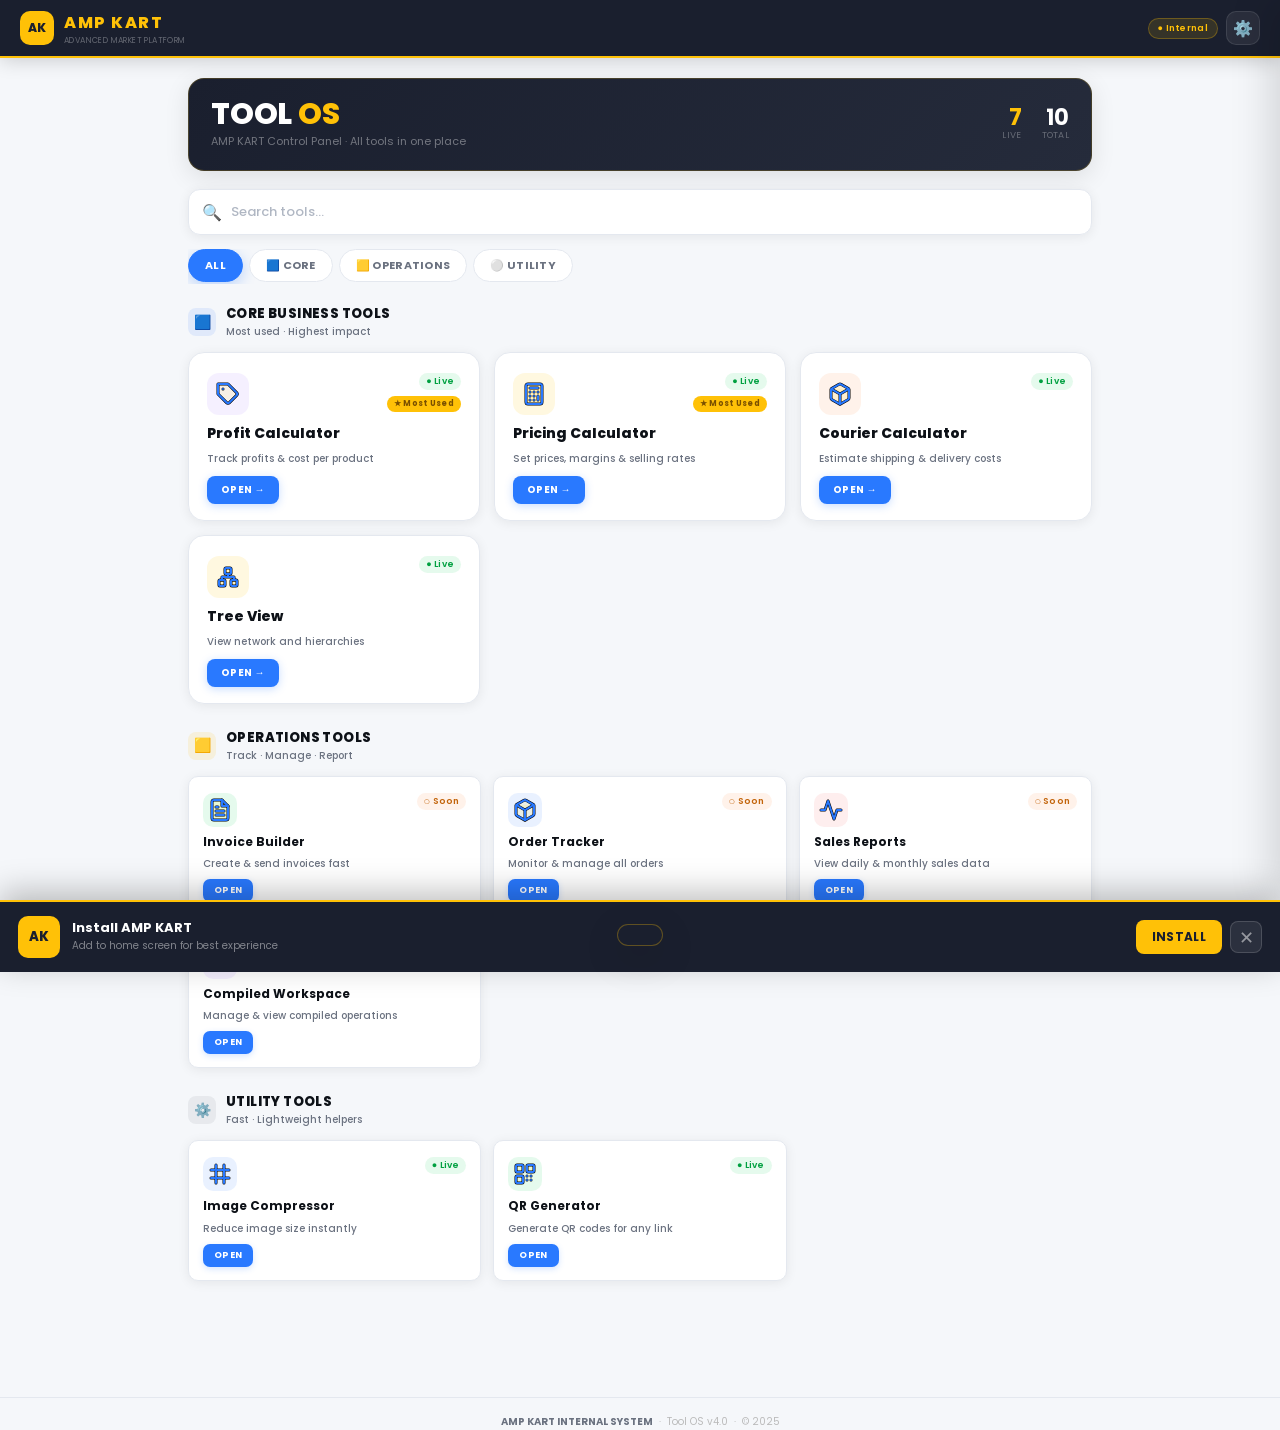
<file: index.html>
<!DOCTYPE html>
<html lang="en">
<head>
  <meta charset="UTF-8" />
  <meta name="viewport" content="width=device-width, initial-scale=1.0" />
  <title>AMP KART — Tool OS</title>

  <meta name="title" content="AMP KART — Tool OS" />
  <meta name="description" content="AMP KART Control Panel - All your business tools in one place. Pricing Calculator, Image Compressor, QR Generator & more." />
  <meta name="theme-color" content="#2979FF" />

  <meta property="og:type" content="website" />
  <meta property="og:url" content="https://golistapp.store/" />
  <meta property="og:title" content="AMP KART — Tool OS" />
  <meta property="og:description" content="AMP KART Control Panel - All your business tools in one place." />
  <meta property="og:image" content="https://ik.imagekit.io/nsyr92pse/1000201093-optimized.jpg" />

  <meta name="twitter:card" content="summary_large_image" />
  <meta name="twitter:url" content="https://golistapp.store/" />
  <meta name="twitter:title" content="AMP KART — Tool OS" />
  <meta name="twitter:description" content="AMP KART Control Panel - All your business tools in one place." />
  <meta name="twitter:image" content="https://ik.imagekit.io/nsyr92pse/1000201093-optimized.jpg" />

  <link rel="manifest" href="/manifest.json" />
  <meta name="apple-mobile-web-app-capable" content="yes" />
  <meta name="apple-mobile-web-app-status-bar-style" content="default" />
  <meta name="apple-mobile-web-app-title" content="AMP KART" />
  <link rel="apple-touch-icon" href="https://ik.imagekit.io/nsyr92pse/1000201093-optimized.jpg" />
  <meta name="mobile-web-app-capable" content="yes" />
  <meta name="application-name" content="AMP KART" />

  <link href="https://fonts.googleapis.com/css2?family=Poppins:wght@400;500;600;700;800&display=swap" rel="stylesheet" />

  <style>
    :root {
      /* ── NEW COLOR SYSTEM ── */
      --bg:       #F5F7FA;
      --surface:  #FFFFFF;
      --blue:     #2979FF;
      --blue-lt:  rgba(41,121,255,.10);
      --blue-md:  rgba(41,121,255,.18);
      --yellow:   #FFC107;
      --yellow-lt:rgba(255,193,7,.12);
      --green:    #00C853;
      --green-lt: rgba(0,200,83,.10);
      --txt:      #0D1117;
      --sub:      #6B7280;
      --border:   #E4E8EF;
      --shadow:   0 2px 12px rgba(0,0,0,.07);
      --shadow-md:0 6px 24px rgba(0,0,0,.10);
      --shadow-lg:0 12px 40px rgba(0,0,0,.13);

      /* premium dark (header + settings only) */
      --dark:     #1A1F2E;
      --dark-2:   #252B3B;
      --y:        #FFC107;

      --r:   16px;
      --rsm: 10px;
      --f:   'Poppins', sans-serif;
      --ease:.18s cubic-bezier(.4,0,.2,1);
      --hh:  58px;
    }

    *, *::before, *::after { box-sizing: border-box; margin: 0; padding: 0; }

    body {
      font-family: var(--f);
      background: var(--bg);
      color: var(--txt);
      min-height: 100vh;
      overflow-x: hidden;
    }
    a { text-decoration: none; color: inherit; }
    button { font-family: var(--f); cursor: pointer; border: none; background: none; outline: none; }

    /* ══════════════════════════════════════════
       HEADER  (premium dark — kept intentionally)
    ══════════════════════════════════════════ */
    .hdr {
      position: fixed; top: 0; left: 0; right: 0; z-index: 300;
      height: var(--hh);
      background: var(--dark);
      display: flex; align-items: center; justify-content: space-between;
      padding: 0 20px;
      border-bottom: 2px solid var(--yellow);
      box-shadow: 0 2px 20px rgba(0,0,0,.18);
    }
    .hdr-left { display: flex; align-items: center; gap: 10px; }
    .logo {
      width: 34px; height: 34px; border-radius: var(--rsm);
      background: var(--yellow);
      display: flex; align-items: center; justify-content: center;
      font-size: 12px; font-weight: 800; color: var(--dark);
      overflow: hidden; flex-shrink: 0;
    }
    .logo img { width: 100%; height: 100%; object-fit: cover; display: block; }
    .brand { font-size: 16px; font-weight: 800; color: var(--yellow); letter-spacing: 1.5px; }
    .brand-sub { font-size: 8px; color: rgba(255,255,255,.32); letter-spacing: .4px; text-transform: uppercase; }
    .hdr-right { display: flex; align-items: center; gap: 8px; }

    .badge-int {
      font-size: 9px; font-weight: 600;
      background: rgba(255,193,7,.12);
      border: 1px solid rgba(255,193,7,.28);
      color: var(--yellow); padding: 3px 9px;
      border-radius: 20px; letter-spacing: .3px;
    }
    .install-btn {
      font-size: 10px; font-weight: 700;
      background: rgba(255,193,7,.15);
      border: 1px solid rgba(255,193,7,.4);
      color: var(--yellow); padding: 5px 10px;
      border-radius: var(--rsm); letter-spacing: .3px;
      transition: var(--ease); text-transform: uppercase;
      display: flex; align-items: center; gap: 4px;
    }
    .install-btn:hover { background: var(--yellow); color: var(--dark); }
    .install-btn svg { width: 12px; height: 12px; }
    .settings-btn {
      width: 34px; height: 34px;
      background: rgba(255,255,255,.07);
      border-radius: var(--rsm);
      display: flex; align-items: center; justify-content: center;
      font-size: 16px; transition: var(--ease);
      border: .5px solid rgba(255,255,255,.10);
    }
    .settings-btn:hover { background: rgba(255,193,7,.15); border-color: rgba(255,193,7,.35); }

    /* ══════════════════════════════════════════
       PAGE LAYOUT
    ══════════════════════════════════════════ */
    .page { padding-top: calc(var(--hh) + 20px); padding-bottom: 60px; }
    .wrap { max-width: 940px; margin: 0 auto; padding: 0 18px; }

    /* ══════════════════════════════════════════
       HERO STRIP — clean light version
    ══════════════════════════════════════════ */
    .hero-strip {
      background: linear-gradient(135deg, var(--dark) 0%, var(--dark-2) 100%);
      border-radius: var(--r);
      padding: 20px 22px;
      display: flex; align-items: center; justify-content: space-between;
      margin-bottom: 18px;
      border: 1px solid rgba(255,193,7,.18);
      box-shadow: var(--shadow-md);
      animation: fu .4s ease both;
    }
    .hero-title {
      font-size: clamp(22px,4vw,30px); font-weight: 800;
      color: #fff; letter-spacing: -.2px; line-height: 1;
    }
    .hero-title em { color: var(--yellow); font-style: normal; }
    .hero-sub { font-size: 11px; color: rgba(255,255,255,.38); margin-top: 4px; font-weight: 400; }
    .hero-right { display: flex; gap: 20px; flex-shrink: 0; }
    .metric { text-align: right; }
    .metric-val { font-size: 22px; font-weight: 700; color: var(--yellow); line-height: 1; }
    .metric-val.w { color: #fff; }
    .metric-lbl { font-size: 9px; color: rgba(255,255,255,.3); text-transform: uppercase; letter-spacing: .3px; }

    /* ══════════════════════════════════════════
       SEARCH BAR
    ══════════════════════════════════════════ */
    .search-wrap {
      position: relative; margin-bottom: 14px;
      animation: fu .4s .05s ease both;
    }
    .search-icon {
      position: absolute; left: 14px; top: 50%; transform: translateY(-50%);
      color: var(--sub); pointer-events: none; font-size: 16px;
    }
    .search-input {
      width: 100%; height: 46px;
      background: var(--surface);
      border: 1.5px solid var(--border);
      border-radius: 12px;
      padding: 0 16px 0 42px;
      font-family: var(--f); font-size: 13px; font-weight: 500;
      color: var(--txt);
      transition: border-color var(--ease), box-shadow var(--ease);
      box-shadow: var(--shadow);
    }
    .search-input::placeholder { color: #B0B7C3; }
    .search-input:focus {
      outline: none;
      border-color: var(--blue);
      box-shadow: 0 0 0 3px var(--blue-lt);
    }

    /* ══════════════════════════════════════════
       TABS
    ══════════════════════════════════════════ */
    .tabs-wrap {
      display: flex; gap: 6px; margin-bottom: 20px;
      overflow-x: auto; padding-bottom: 2px;
      scrollbar-width: none;
      animation: fu .4s .08s ease both;
    }
    .tabs-wrap::-webkit-scrollbar { display: none; }
    .tab-btn {
      font-size: 11px; font-weight: 700;
      padding: 7px 16px; border-radius: 30px;
      white-space: nowrap; transition: var(--ease);
      letter-spacing: .3px; text-transform: uppercase;
      background: var(--surface);
      border: 1.5px solid var(--border);
      color: var(--sub);
    }
    .tab-btn:hover { border-color: var(--blue); color: var(--blue); }
    .tab-btn.active {
      background: var(--blue);
      border-color: var(--blue);
      color: #fff;
      box-shadow: 0 4px 14px rgba(41,121,255,.28);
    }

    /* ══════════════════════════════════════════
       SECTION HEADERS
    ══════════════════════════════════════════ */
    .section-hdr {
      display: flex; align-items: center; gap: 10px;
      margin-bottom: 12px; margin-top: 6px;
    }
    .section-hdr-icon {
      width: 28px; height: 28px; border-radius: 8px;
      display: flex; align-items: center; justify-content: center;
      font-size: 14px; flex-shrink: 0;
    }
    .sic-blue { background: var(--blue-lt); }
    .sic-yellow { background: var(--yellow-lt); }
    .sic-gray { background: rgba(107,114,128,.10); }
    .section-hdr-info {}
    .section-hdr-title {
      font-size: 13px; font-weight: 800; color: var(--txt);
      letter-spacing: .4px; text-transform: uppercase;
    }
    .section-hdr-sub { font-size: 10px; color: var(--sub); font-weight: 500; }

    /* section wrapper for show/hide */
    .tool-section { margin-bottom: 24px; }
    .tool-section.hidden { display: none; }

    /* ══════════════════════════════════════════
       CORE TOOLS GRID — BIG cards (2 col)
    ══════════════════════════════════════════ */
    .grid-core {
      display: grid;
      grid-template-columns: repeat(3, 1fr);
      gap: 14px;
    }
    @media(max-width:640px) { .grid-core { grid-template-columns: repeat(2, 1fr); gap: 12px; } }
    @media(max-width:360px) { .grid-core { grid-template-columns: 1fr; } }

    /* ══════════════════════════════════════════
       OTHER TOOLS GRID — smaller cards (3 col)
    ══════════════════════════════════════════ */
    .grid-ops {
      display: grid;
      grid-template-columns: repeat(3, 1fr);
      gap: 12px;
    }
    @media(max-width:580px) { .grid-ops { grid-template-columns: repeat(2, 1fr); gap: 10px; } }
    @media(max-width:320px) { .grid-ops { grid-template-columns: 1fr; } }

    /* ══════════════════════════════════════════
       CORE CARD (.tc-core) — BIG
    ══════════════════════════════════════════ */
    .tc-core {
      background: var(--surface);
      border: 1.5px solid var(--border);
      border-radius: var(--r);
      padding: 20px 18px 16px;
      display: flex; flex-direction: column; gap: 10px;
      position: relative; overflow: hidden;
      transition: transform var(--ease), box-shadow var(--ease), border-color var(--ease);
      cursor: pointer; user-select: none;
      box-shadow: var(--shadow);
    }
    .tc-core::after {
      content: '';
      position: absolute; top: 0; left: 0; right: 0;
      height: 3px; background: var(--blue);
      transform: scaleX(0); transform-origin: left;
      transition: transform var(--ease);
    }
    .tc-core:hover {
      transform: translateY(-3px);
      box-shadow: var(--shadow-lg);
      border-color: var(--blue);
    }
    .tc-core:hover::after { transform: scaleX(1); }
    .tc-core.disabled { opacity: .42; pointer-events: none; }

    /* ══════════════════════════════════════════
       SMALL CARD (.tc-sm) — OPS + UTILITY
    ══════════════════════════════════════════ */
    .tc-sm {
      background: var(--surface);
      border: 1.5px solid var(--border);
      border-radius: var(--rsm);
      padding: 16px 14px 13px;
      display: flex; flex-direction: column; gap: 8px;
      position: relative; overflow: hidden;
      transition: transform var(--ease), box-shadow var(--ease), border-color var(--ease);
      cursor: pointer; user-select: none;
      box-shadow: var(--shadow);
    }
    .tc-sm::after {
      content: '';
      position: absolute; top: 0; left: 0; right: 0;
      height: 2px; background: var(--blue);
      transform: scaleX(0); transform-origin: left;
      transition: transform var(--ease);
    }
    .tc-sm:hover {
      transform: translateY(-2px);
      box-shadow: var(--shadow-md);
      border-color: var(--blue);
    }
    .tc-sm:hover::after { transform: scaleX(1); }
    .tc-sm.disabled { opacity: .42; pointer-events: none; }

    /* click press */
    .tc-core:active, .tc-sm:active { transform: scale(.97) !important; }

    /* drag */
    .tc-core.dragging, .tc-sm.dragging { opacity: .35; }
    .tc-core.drag-over, .tc-sm.drag-over { border-color: var(--blue); box-shadow: 0 0 0 3px var(--blue-lt); }

    /* ══════════════════════════════════════════
       CARD INTERNALS
    ══════════════════════════════════════════ */
    .tc-top { display: flex; align-items: flex-start; justify-content: space-between; }

    /* icon bg variants */
    .tc-icon {
      width: 42px; height: 42px; border-radius: 12px;
      display: flex; align-items: center; justify-content: center;
      font-size: 20px; flex-shrink: 0;
    }
    .tc-icon-sm {
      width: 34px; height: 34px; border-radius: 10px;
      display: flex; align-items: center; justify-content: center;
      font-size: 17px; flex-shrink: 0;
    }
    .iy { background: var(--yellow-lt); }
    .ib { background: var(--blue-lt); }
    .ig { background: var(--green-lt); }
    .io { background: rgba(249,115,22,.09); }
    .ip { background: rgba(139,92,246,.09); }
    .ir { background: rgba(239,68,68,.09); }

    /* "Most Used" highlight tag */
    .tag-most {
      font-size: 8px; font-weight: 700; padding: 2px 7px;
      border-radius: 20px; letter-spacing: .3px;
      background: var(--yellow); color: #7A5000;
      white-space: nowrap; margin-top: 2px;
    }

    /* status badges */
    .badge { font-size: 9px; font-weight: 600; padding: 2px 7px; border-radius: 20px; letter-spacing: .2px; }
    .bl { background: var(--green-lt); color: #00A040; }
    .bb { background: var(--blue-lt); color: var(--blue); }
    .bs { background: rgba(249,115,22,.09); color: #c2640a; }

    .tc-name {
      font-size: 14px; font-weight: 800; color: var(--txt);
      line-height: 1.2;
    }
    .tc-name-sm {
      font-size: 12px; font-weight: 700; color: var(--txt);
      line-height: 1.2;
    }
    .tc-desc {
      font-size: 10px; font-weight: 500; color: var(--sub);
      line-height: 1.4; flex: 1;
    }
    .tc-foot { display: flex; align-items: center; justify-content: space-between; }
    .open-btn {
      font-size: 10px; font-weight: 700;
      background: var(--blue); color: #fff;
      padding: 6px 14px; border-radius: 8px;
      letter-spacing: .3px; transition: var(--ease);
      text-transform: uppercase; box-shadow: 0 2px 8px rgba(41,121,255,.25);
    }
    .open-btn:hover { background: #1565E0; box-shadow: 0 4px 12px rgba(41,121,255,.35); }
    .open-btn-sm {
      font-size: 9px; font-weight: 700;
      background: var(--blue); color: #fff;
      padding: 5px 11px; border-radius: 7px;
      letter-spacing: .3px; transition: var(--ease);
      text-transform: uppercase; box-shadow: 0 2px 6px rgba(41,121,255,.20);
    }
    .open-btn-sm:hover { background: #1565E0; }

    /* no results message */
    .no-results {
      text-align: center; padding: 40px 20px;
      font-size: 13px; color: var(--sub);
      display: none;
    }
    .no-results.show { display: block; }

    /* card stagger */
    .tc-core:nth-child(1){animation:fu .35s .08s ease both}
    .tc-core:nth-child(2){animation:fu .35s .13s ease both}
    .tc-core:nth-child(3){animation:fu .35s .18s ease both}
    .tc-sm:nth-child(1){animation:fu .35s .12s ease both}
    .tc-sm:nth-child(2){animation:fu .35s .16s ease both}
    .tc-sm:nth-child(3){animation:fu .35s .20s ease both}
    .tc-sm:nth-child(4){animation:fu .35s .24s ease both}
    .tc-sm:nth-child(5){animation:fu .35s .28s ease both}

    /* ══════════════════════════════════════════
       SETTINGS PANEL
    ══════════════════════════════════════════ */
    .overlay {
      position: fixed; inset: 0; background: rgba(0,0,0,.45);
      z-index: 400; opacity: 0; pointer-events: none;
      transition: opacity .25s;
    }
    .overlay.open { opacity: 1; pointer-events: all; }

    .settings-panel {
      position: fixed; top: 0; right: 0; bottom: 0;
      width: min(360px, 95vw);
      background: var(--surface);
      z-index: 500;
      transform: translateX(100%);
      transition: transform .3s cubic-bezier(.4,0,.2,1);
      display: flex; flex-direction: column;
      box-shadow: -8px 0 40px rgba(0,0,0,.15);
    }
    .settings-panel.open { transform: translateX(0); }

    .sp-head {
      background: var(--dark);
      padding: 18px 18px;
      display: flex; align-items: center; justify-content: space-between;
      border-bottom: 2px solid var(--yellow);
      flex-shrink: 0;
    }
    .sp-title { font-size: 15px; font-weight: 700; color: var(--yellow); letter-spacing: .5px; }
    .sp-close {
      width: 30px; height: 30px;
      background: rgba(255,255,255,.08);
      border-radius: 6px;
      display: flex; align-items: center; justify-content: center;
      color: rgba(255,255,255,.6); font-size: 16px; transition: var(--ease);
    }
    .sp-close:hover { background: rgba(255,193,7,.2); color: var(--yellow); }

    .sp-body { flex: 1; overflow-y: auto; padding: 16px; }
    .sp-section-title {
      font-size: 10px; font-weight: 700; color: var(--sub);
      text-transform: uppercase; letter-spacing: .8px; margin-bottom: 10px;
    }
    .sp-item {
      background: var(--bg);
      border: 1.5px solid var(--border);
      border-radius: 10px;
      padding: 10px 12px;
      display: flex; align-items: center; gap: 10px;
      margin-bottom: 8px; cursor: grab;
      transition: var(--ease);
    }
    .sp-item:active { cursor: grabbing; }
    .sp-item.dragging-sp { opacity: .3; }
    .sp-item.drag-over-sp { border-color: var(--blue); background: var(--blue-lt); }
    .sp-drag { color: #ccc; font-size: 14px; flex-shrink: 0; }
    .sp-icon { font-size: 16px; flex-shrink: 0; }
    .sp-name { font-size: 12px; font-weight: 600; color: var(--txt); flex: 1; }
    .sp-status { font-size: 9px; font-weight: 600; color: var(--sub); }

    .toggle { position: relative; width: 36px; height: 20px; flex-shrink: 0; }
    .toggle input { opacity: 0; width: 0; height: 0; position: absolute; }
    .toggle-track {
      position: absolute; inset: 0;
      background: #D1D5DB; border-radius: 20px;
      transition: var(--ease); cursor: pointer;
    }
    .toggle-track::after {
      content: ''; position: absolute; top: 3px; left: 3px;
      width: 14px; height: 14px;
      background: #fff; border-radius: 50%;
      transition: var(--ease); box-shadow: 0 1px 3px rgba(0,0,0,.2);
    }
    .toggle input:checked + .toggle-track { background: var(--blue); }
    .toggle input:checked + .toggle-track::after { transform: translateX(16px); }

    .sp-foot { padding: 14px 16px; border-top: 1px solid var(--border); flex-shrink: 0; }
    .sp-save {
      width: 100%; background: var(--blue); color: #fff;
      font-size: 13px; font-weight: 700;
      padding: 12px; border-radius: 10px;
      letter-spacing: .5px; transition: var(--ease);
      text-transform: uppercase; box-shadow: 0 4px 14px rgba(41,121,255,.28);
    }
    .sp-save:hover { background: #1565E0; }

    /* ══════════════════════════════════════════
       FOOTER
    ══════════════════════════════════════════ */
    .footer {
      text-align: center; margin-top: 32px;
      font-size: 10px; color: #bbb;
      border-top: 1px solid var(--border);
      padding-top: 16px;
    }

    /* ══════════════════════════════════════════
       TOAST
    ══════════════════════════════════════════ */
    .toast {
      position: fixed; bottom: 24px; left: 50%;
      transform: translateX(-50%) translateY(70px);
      background: var(--dark); color: var(--yellow);
      font-size: 12px; font-weight: 600;
      padding: 10px 22px; border-radius: 30px;
      border: 1.5px solid rgba(255,193,7,.3);
      z-index: 999; pointer-events: none; white-space: nowrap;
      transition: transform .28s cubic-bezier(.4,0,.2,1);
      box-shadow: var(--shadow-lg);
    }
    .toast.show { transform: translateX(-50%) translateY(0); }

    /* ══════════════════════════════════════════
       PWA BANNERS
    ══════════════════════════════════════════ */
    .install-banner {
      position: fixed; bottom: 0; left: 0; right: 0; z-index: 998;
      background: var(--dark);
      border-top: 2px solid var(--yellow);
      padding: 14px 18px;
      display: flex; align-items: center; gap: 12px;
      transform: translateY(100%);
      transition: transform .35s cubic-bezier(.4,0,.2,1);
      box-shadow: 0 -8px 32px rgba(0,0,0,.25);
    }
    .install-banner.show { transform: translateY(0); }
    .install-banner-icon {
      width: 42px; height: 42px; border-radius: 10px;
      background: var(--yellow); flex-shrink: 0; overflow: hidden;
      display: flex; align-items: center; justify-content: center;
      font-weight: 800; font-size: 13px; color: var(--dark);
    }
    .install-banner-icon img { width: 100%; height: 100%; object-fit: cover; }
    .install-banner-text { flex: 1; min-width: 0; }
    .install-banner-title { font-size: 13px; font-weight: 700; color: #fff; line-height: 1.2; }
    .install-banner-sub { font-size: 10px; color: rgba(255,255,255,.45); margin-top: 2px; }
    .install-banner-actions { display: flex; gap: 8px; flex-shrink: 0; align-items: center; }
    .btn-install-now {
      background: var(--yellow); color: var(--dark);
      font-size: 12px; font-weight: 700;
      padding: 8px 16px; border-radius: 8px;
      border: none; cursor: pointer; letter-spacing: .3px;
      text-transform: uppercase; transition: var(--ease); white-space: nowrap;
    }
    .btn-install-now:hover { background: #E6AC00; }
    .btn-install-now:active { transform: scale(.97); }
    .btn-dismiss {
      background: rgba(255,255,255,.08);
      border: 1px solid rgba(255,255,255,.15);
      color: rgba(255,255,255,.5);
      font-size: 18px; width: 32px; height: 32px;
      border-radius: 8px; cursor: pointer;
      display: flex; align-items: center; justify-content: center;
      transition: var(--ease); flex-shrink: 0;
    }
    .btn-dismiss:hover { background: rgba(255,255,255,.14); color: #fff; }

    .update-banner {
      position: fixed; top: calc(var(--hh) + 8px); left: 50%;
      transform: translateX(-50%) translateY(-80px);
      z-index: 998;
      background: var(--dark-2);
      border: 1.5px solid rgba(255,193,7,.4);
      border-radius: 12px; padding: 10px 16px;
      display: flex; align-items: center; gap: 10px;
      transition: transform .3s cubic-bezier(.4,0,.2,1);
      white-space: nowrap;
      box-shadow: var(--shadow-lg);
    }
    .update-banner.show { transform: translateX(-50%) translateY(0); }
    .update-banner-text { font-size: 12px; font-weight: 600; color: rgba(255,255,255,.8); }
    .btn-update {
      background: var(--yellow); color: var(--dark);
      font-size: 11px; font-weight: 700;
      padding: 5px 12px; border-radius: 6px;
      border: none; cursor: pointer; letter-spacing: .3px; transition: var(--ease);
    }
    .btn-update:hover { background: #E6AC00; }
    .btn-update-dismiss {
      background: rgba(255,255,255,.08);
      border: 1px solid rgba(255,255,255,.15);
      color: rgba(255,255,255,.5);
      font-size: 14px; width: 26px; height: 26px;
      border-radius: 6px; cursor: pointer;
      display: flex; align-items: center; justify-content: center;
      transition: var(--ease); flex-shrink: 0; padding: 0; font-family: var(--f);
    }
    .btn-update-dismiss:hover { background: rgba(255,255,255,.18); color: #fff; }

    /* ══════════════════════════════════════════
       ANIMATIONS
    ══════════════════════════════════════════ */
    @keyframes fu {
      from { opacity: 0; transform: translateY(12px); }
      to   { opacity: 1; transform: translateY(0); }
    }
    ::-webkit-scrollbar { width: 4px; }
    ::-webkit-scrollbar-thumb { background: var(--border); border-radius: 4px; }

    @media(max-width:400px) {
      .install-banner { padding: 12px 14px; gap: 10px; }
      .btn-install-now { padding: 7px 12px; font-size: 11px; }
    }
  </style>
</head>
<body>

<!-- ── HEADER ────────────────────────────────────────── -->
<header class="hdr">
  <div class="hdr-left">
    <div class="logo">
      <img src="https://ik.imagekit.io/nsyr92pse/1000201093-optimized.jpg" alt="" onerror="this.parentElement.textContent='AK'" />
    </div>
    <div>
      <div class="brand">AMP KART</div>
      <div class="brand-sub">Advanced Market Platform</div>
    </div>
  </div>
  <div class="hdr-right">
    <button id="installAppBtn" class="install-btn" style="display:none" title="Install App">
      <svg viewBox="0 0 24 24" fill="none" stroke="currentColor" stroke-width="2.5" stroke-linecap="round" stroke-linejoin="round"><path d="M21 15v4a2 2 0 0 1-2 2H5a2 2 0 0 1-2-2v-4"/><polyline points="7 10 12 15 17 10"/><line x1="12" y1="15" x2="12" y2="3"/></svg>
      App
    </button>
    <span class="badge-int">● Internal</span>
    <button class="settings-btn" onclick="openSettings()" title="Settings">⚙️</button>
  </div>
</header>

<!-- ── PAGE ──────────────────────────────────────────── -->
<main class="page">
  <div class="wrap">

    <!-- HERO -->
    <div class="hero-strip">
      <div>
        <div class="hero-title">TOOL <em>OS</em></div>
        <div class="hero-sub">AMP KART Control Panel · All tools in one place</div>
      </div>
      <div class="hero-right">
        <div class="metric">
          <div class="metric-val" id="m-live">3</div>
          <div class="metric-lbl">Live</div>
        </div>
        <div class="metric">
          <div class="metric-val w" id="m-total">8</div>
          <div class="metric-lbl">Total</div>
        </div>
      </div>
    </div>

    <!-- SEARCH -->
    <div class="search-wrap">
      <span class="search-icon">🔍</span>
      <input type="text" class="search-input" id="searchInput" placeholder="Search tools…" autocomplete="off" />
    </div>

    <!-- TABS -->
    <div class="tabs-wrap" id="tabsWrap">
      <button class="tab-btn active" data-tab="all">All</button>
      <button class="tab-btn" data-tab="core">🟦 Core</button>
      <button class="tab-btn" data-tab="operations">🟨 Operations</button>
      <button class="tab-btn" data-tab="utility">⚪ Utility</button>
    </div>

    <!-- NO RESULTS -->
    <div class="no-results" id="noResults">😕 No tools found. Try a different search.</div>

    <!-- ── SECTION: CORE BUSINESS TOOLS ── -->
    <div class="tool-section" id="sec-core">
      <div class="section-hdr">
        <div class="section-hdr-icon sic-blue">🟦</div>
        <div class="section-hdr-info">
          <div class="section-hdr-title">Core Business Tools</div>
          <div class="section-hdr-sub">Most used · Highest impact</div>
        </div>
      </div>
      <div class="grid-core" id="gridCore"></div>
    </div>

    <!-- ── SECTION: OPERATIONS TOOLS ── -->
    <div class="tool-section" id="sec-ops">
      <div class="section-hdr">
        <div class="section-hdr-icon sic-yellow">🟨</div>
        <div class="section-hdr-info">
          <div class="section-hdr-title">Operations Tools</div>
          <div class="section-hdr-sub">Track · Manage · Report</div>
        </div>
      </div>
      <div class="grid-ops" id="gridOps"></div>
    </div>

    <!-- ── SECTION: UTILITY TOOLS ── -->
    <div class="tool-section" id="sec-util">
      <div class="section-hdr">
        <div class="section-hdr-icon sic-gray">⚙️</div>
        <div class="section-hdr-info">
          <div class="section-hdr-title">Utility Tools</div>
          <div class="section-hdr-sub">Fast · Lightweight helpers</div>
        </div>
      </div>
      <div class="grid-ops" id="gridUtil"></div>
    </div>

  </div>
</main>

<!-- FOOTER -->
<footer class="footer">
  <strong style="color:var(--sub)">AMP KART INTERNAL SYSTEM</strong> &nbsp;·&nbsp; Tool OS v4.0 &nbsp;·&nbsp; © 2025
</footer>

<!-- SETTINGS -->
<div class="overlay" id="overlay" onclick="closeSettings()"></div>
<aside class="settings-panel" id="settingsPanel">
  <div class="sp-head">
    <span class="sp-title">⚙ SETTINGS</span>
    <button class="sp-close" onclick="closeSettings()">✕</button>
  </div>
  <div class="sp-body">
    <div class="sp-section-title">Reorder &amp; Manage Tools</div>
    <div id="spList"></div>
  </div>
  <div class="sp-foot">
    <button class="sp-save" onclick="saveSettings()">Save &amp; Apply</button>
  </div>
</aside>

<!-- TOAST -->
<div class="toast" id="toast"></div>

<!-- PWA INSTALL BANNER -->
<div class="install-banner" id="installBanner" role="dialog" aria-label="Install AMP KART app">
  <div class="install-banner-icon">
    <img src="https://ik.imagekit.io/nsyr92pse/1000201093-optimized.jpg" alt="AMP KART" onerror="this.parentElement.textContent='AK'" />
  </div>
  <div class="install-banner-text">
    <div class="install-banner-title">Install AMP KART</div>
    <div class="install-banner-sub">Add to home screen for best experience</div>
  </div>
  <div class="install-banner-actions">
    <button class="btn-install-now" id="bannerInstallBtn">Install</button>
    <button class="btn-dismiss" id="bannerDismissBtn" aria-label="Dismiss">✕</button>
  </div>
</div>



<!-- ── SCRIPT ─────────────────────────────────────────── -->
<script>
/* ══════════════════════════════════════════════════════
   TOOL CONFIG
   category: 'core' | 'operations' | 'utility'
   mostUsed: true  →  shows highlight tag
══════════════════════════════════════════════════════ */
const TOOLS_DEFAULT = [
 
  
{
    id:'products', category:'core', mostUsed:true,
    name:'Profit Calculator',
    desc:'Track profits & cost per product',
    icon:`<svg xmlns="http://www.w3.org/2000/svg" width="24" height="24" viewBox="0 0 24 24"><g stroke="#000" stroke-width="3" stroke-linecap="round" stroke-linejoin="round" fill="rgba(255,215,0,.1)"><path d="M20.59 13.41l-7.17 7.17a2 2 0 0 1-2.83 0L2 12V2h10l8.59 8.59a2 2 0 0 1 0 2.82z"/><line x1="7" y1="7" x2="7.01" y2="7"/></g><g stroke="#2979FF" stroke-width="2" stroke-linecap="round" stroke-linejoin="round" fill="none"><path d="M20.59 13.41l-7.17 7.17a2 2 0 0 1-2.83 0L2 12V2h10l8.59 8.59a2 2 0 0 1 0 2.82z"/><line x1="7" y1="7" x2="7.01" y2="7"/></g></svg>`,
    ic:'ip', url:'profit.html', status:'live', enabled:true
  },
  {
    id:'calculator', category:'core', mostUsed:true,
    name:'Pricing Calculator',
    desc:'Set prices, margins & selling rates',
    icon:`<svg xmlns="http://www.w3.org/2000/svg" width="24" height="24" viewBox="0 0 24 24"><g stroke="#000" stroke-width="3" stroke-linecap="round" stroke-linejoin="round" fill="rgba(255,215,0,.1)"><rect x="4" y="2" width="16" height="20" rx="2" ry="2"/><line x1="8" y1="6" x2="16" y2="6"/><line x1="16" y1="14" x2="16" y2="18"/><path d="M8 10h.01M12 10h.01M16 10h.01M8 14h.01M12 14h.01M8 18h.01M12 18h.01"/></g><g stroke="#2979FF" stroke-width="2" stroke-linecap="round" stroke-linejoin="round" fill="none"><rect x="4" y="2" width="16" height="20" rx="2" ry="2"/><line x1="8" y1="6" x2="16" y2="6"/><line x1="16" y1="14" x2="16" y2="18"/><path d="M8 10h.01M12 10h.01M16 10h.01M8 14h.01M12 14h.01M8 18h.01M12 18h.01"/></g></svg>`,
    ic:'iy', url:'calculator.html', status:'live', enabled:true
  },
  
  {
    id:'profit', category:'core', mostUsed:false,
    name:'Courier Calculator',
    desc:'Estimate shipping & delivery costs',
    icon:`<svg xmlns="http://www.w3.org/2000/svg" width="24" height="24" viewBox="0 0 24 24"><g stroke="#000" stroke-width="3" stroke-linecap="round" stroke-linejoin="round" fill="rgba(255,215,0,.1)"><path d="M21 16V8a2 2 0 0 0-1-1.73l-7-4a2 2 0 0 0-2 0l-7 4A2 2 0 0 0 3 8v8a2 2 0 0 0 1 1.73l7 4a2 2 0 0 0 2 0l7-4A2 2 0 0 0 21 16z"/><polyline points="3.27 6.96 12 12.01 20.73 6.96"/><line x1="12" y1="22.08" x2="12" y2="12"/></g><g stroke="#2979FF" stroke-width="2" stroke-linecap="round" stroke-linejoin="round" fill="none"><path d="M21 16V8a2 2 0 0 0-1-1.73l-7-4a2 2 0 0 0-2 0l-7 4A2 2 0 0 0 3 8v8a2 2 0 0 0 1 1.73l7 4a2 2 0 0 0 2 0l7-4A2 2 0 0 0 21 16z"/><polyline points="3.27 6.96 12 12.01 20.73 6.96"/><line x1="12" y1="22.08" x2="12" y2="12"/></g></svg>`,
    ic:'io', url:'eniva.html', status:'live', enabled:true
  },

 {
    id: 'tree-view', category: 'core', mostUsed: false,
    name: 'Tree View',
    desc: 'View network and hierarchies',
    icon: `<svg xmlns="http://www.w3.org/2000/svg" width="24" height="24" viewBox="0 0 24 24"><g stroke="#000" stroke-width="3" stroke-linecap="round" stroke-linejoin="round" fill="rgba(255,215,0,.1)"><rect x="9" y="3" width="6" height="6" rx="1"/><rect x="3" y="15" width="6" height="6" rx="1"/><rect x="15" y="15" width="6" height="6" rx="1"/><path d="M12 9v3M6 12h12M6 12v3M18 12v3"/></g><g stroke="#2979FF" stroke-width="2" stroke-linecap="round" stroke-linejoin="round" fill="none"><rect x="9" y="3" width="6" height="6" rx="1"/><rect x="3" y="15" width="6" height="6" rx="1"/><rect x="15" y="15" width="6" height="6" rx="1"/><path d="M12 9v3M6 12h12M6 12v3M18 12v3"/></g></svg>`,
    ic: 'iy', url: 'tree.html', status: 'live', enabled: true
  },
  {
    id:'invoice', category:'operations', mostUsed:false,
    name:'Invoice Builder',
    desc:'Create & send invoices fast',
    icon:`<svg xmlns="http://www.w3.org/2000/svg" width="24" height="24" viewBox="0 0 24 24"><g stroke="#000" stroke-width="3" stroke-linecap="round" stroke-linejoin="round" fill="rgba(255,215,0,.1)"><path d="M14 2H6a2 2 0 0 0-2 2v16a2 2 0 0 0 2 2h12a2 2 0 0 0 2-2V8z"/><polyline points="14 2 14 8 20 8"/><line x1="16" y1="13" x2="8" y2="13"/><line x1="16" y1="17" x2="8" y2="17"/><path d="M10 9H8"/></g><g stroke="#2979FF" stroke-width="2" stroke-linecap="round" stroke-linejoin="round" fill="none"><path d="M14 2H6a2 2 0 0 0-2 2v16a2 2 0 0 0 2 2h12a2 2 0 0 0 2-2V8z"/><polyline points="14 2 14 8 20 8"/><line x1="16" y1="13" x2="8" y2="13"/><line x1="16" y1="17" x2="8" y2="17"/><path d="M10 9H8"/></g></svg>`,
    ic:'ig', url:'invoice.html', status:'soon', enabled:true
  },
  {
    id:'orders', category:'operations', mostUsed:false,
    name:'Order Tracker',
    desc:'Monitor & manage all orders',
    icon:`<svg xmlns="http://www.w3.org/2000/svg" width="24" height="24" viewBox="0 0 24 24"><g stroke="#000" stroke-width="3" stroke-linecap="round" stroke-linejoin="round" fill="rgba(255,215,0,.1)"><path d="M21 16V8a2 2 0 0 0-1-1.73l-7-4a2 2 0 0 0-2 0l-7 4A2 2 0 0 0 3 8v8a2 2 0 0 0 1 1.73l7 4a2 2 0 0 0 2 0l7-4A2 2 0 0 0 21 16z"/><polyline points="3.27 6.96 12 12.01 20.73 6.96"/><line x1="12" y1="22.08" x2="12" y2="12"/></g><g stroke="#2979FF" stroke-width="2" stroke-linecap="round" stroke-linejoin="round" fill="none"><path d="M21 16V8a2 2 0 0 0-1-1.73l-7-4a2 2 0 0 0-2 0l-7 4A2 2 0 0 0 3 8v8a2 2 0 0 0 1 1.73l7 4a2 2 0 0 0 2 0l7-4A2 2 0 0 0 21 16z"/><polyline points="3.27 6.96 12 12.01 20.73 6.96"/><line x1="12" y1="22.08" x2="12" y2="12"/></g></svg>`,
    ic:'ib', url:'orders.html', status:'soon', enabled:true
  },
  {
    id:'reports', category:'operations', mostUsed:false,
    name:'Sales Reports',
    desc:'View daily & monthly sales data',
    icon:`<svg xmlns="http://www.w3.org/2000/svg" width="24" height="24" viewBox="0 0 24 24"><g stroke="#000" stroke-width="3" stroke-linecap="round" stroke-linejoin="round" fill="rgba(255,215,0,.1)"><polyline points="2 12 6 12 9 3 15 21 18 12 22 12"/></g><g stroke="#2979FF" stroke-width="2" stroke-linecap="round" stroke-linejoin="round" fill="none"><polyline points="2 12 6 12 9 3 15 21 18 12 22 12"/></g></svg>`,
    ic:'ir', url:'reports.html', status:'soon', enabled:true
  },
  {
    id:'compressor', category:'utility', mostUsed:false,
    name:'Image Compressor',
    desc:'Reduce image size instantly',
    icon:`<svg xmlns="http://www.w3.org/2000/svg" width="24" height="24" viewBox="0 0 24 24"><g stroke="#000" stroke-width="3" stroke-linecap="round" stroke-linejoin="round" fill="rgba(255,215,0,.1)"><path d="M8 3v3a2 2 0 0 1-2 2H3M21 8h-3a2 2 0 0 1-2-2V3M3 16h3a2 2 0 0 1 2 2v3M16 21v-3a2 2 0 0 1 2-2h3"/><rect x="8" y="8" width="8" height="8" rx="1"/></g><g stroke="#2979FF" stroke-width="2" stroke-linecap="round" stroke-linejoin="round" fill="none"><path d="M8 3v3a2 2 0 0 1-2 2H3M21 8h-3a2 2 0 0 1-2-2V3M3 16h3a2 2 0 0 1 2 2v3M16 21v-3a2 2 0 0 1 2-2h3"/><rect x="8" y="8" width="8" height="8" rx="1"/></g></svg>`,
    ic:'ib', url:'compressor.html', status:'live', enabled:true
  },
  {
    id:'qr', category:'utility', mostUsed:false,
    name:'QR Generator',
    desc:'Generate QR codes for any link',
    icon:`<svg xmlns="http://www.w3.org/2000/svg" width="24" height="24" viewBox="0 0 24 24"><g stroke="#000" stroke-width="3" stroke-linecap="round" stroke-linejoin="round" fill="rgba(255,215,0,.1)"><rect x="3" y="3" width="7" height="7" rx="1"/><rect x="14" y="3" width="7" height="7" rx="1"/><rect x="3" y="14" width="7" height="7" rx="1"/><path d="M14 14h.01M18 14h.01M14 18h.01M18 18h.01"/></g><g stroke="#2979FF" stroke-width="2" stroke-linecap="round" stroke-linejoin="round" fill="none"><rect x="3" y="3" width="7" height="7" rx="1"/><rect x="14" y="3" width="7" height="7" rx="1"/><rect x="3" y="14" width="7" height="7" rx="1"/><path d="M14 14h.01M18 14h.01M14 18h.01M18 18h.01"/></g></svg>`,
    ic:'ig', url:'qr.html', status:'live', enabled:true
  },
  {
    id:'compiled', category:'operations', mostUsed:false,
    name:'Compiled Workspace',
    desc:'Manage & view compiled operations',
    icon:`<svg xmlns="http://www.w3.org/2000/svg" width="24" height="24" viewBox="0 0 24 24"><g stroke="#000" stroke-width="3" stroke-linecap="round" stroke-linejoin="round" fill="rgba(255,215,0,.1)"><polyline points="16 18 22 12 16 6"/><polyline points="8 6 2 12 8 18"/></g><g stroke="#2979FF" stroke-width="2" stroke-linecap="round" stroke-linejoin="round" fill="none"><polyline points="16 18 22 12 16 6"/><polyline points="8 6 2 12 8 18"/></g></svg>`,
    ic:'ip', url:'compiled.html', status:'live', enabled:true
  }
];

const STORE_KEY = 'ampkart_tools_v6';

const badgeMap = {
  live: '<span class="badge bl">● Live</span>',
  beta: '<span class="badge bb">⬡ Beta</span>',
  soon: '<span class="badge bs">◌ Soon</span>',
};

/* ── CONFIG LOAD / SAVE ─────────────────────────────── */
function loadConfig() {
  try {
    const raw = localStorage.getItem(STORE_KEY);
    if (!raw) return TOOLS_DEFAULT.map(t => ({...t}));
    const saved = JSON.parse(raw);
    
    let mergedTools = [];
    
    // 1. पहले पुराने सेव्ड टूल्स को उनके कस्टम आर्डर में रेंडर करें
    saved.forEach(s => {
      const def = TOOLS_DEFAULT.find(d => d.id === s.id);
      if (def) mergedTools.push({ ...def, enabled: s.enabled });
    });
    
    // 2. अगर कोड में कोई नया टूल ऐड हुआ है (जैसे 'compiled'), तो उसे डिटेक्ट करके लिस्ट में ऐड करें
    TOOLS_DEFAULT.forEach(def => {
      if (!saved.find(s => s.id === def.id)) {
        mergedTools.push({ ...def });
      }
    });
    
    return mergedTools;
  } catch { return TOOLS_DEFAULT.map(t => ({...t})); }
}
function saveConfig(tools) {
  localStorage.setItem(STORE_KEY, JSON.stringify(
    tools.map(t => ({ id: t.id, enabled: t.enabled }))
  ));
}

let tools = loadConfig();
let activeTab = 'all';
let searchQuery = '';

/* ── RENDER ─────────────────────────────────────────── */
function renderGrid() {
  const gridCore = document.getElementById('gridCore');
  const gridOps  = document.getElementById('gridOps');
  const gridUtil = document.getElementById('gridUtil');
  gridCore.innerHTML = '';
  gridOps.innerHTML  = '';
  gridUtil.innerHTML = '';

  const q = searchQuery.trim().toLowerCase();

  let anyVisible = false;

  tools.forEach(t => {
    if (!t.enabled) return;

    // tab filter
    if (activeTab === 'core'       && t.category !== 'core')       return;
    if (activeTab === 'operations' && t.category !== 'operations') return;
    if (activeTab === 'utility'    && t.category !== 'utility')    return;

    // search filter
    if (q && !t.name.toLowerCase().includes(q) && !(t.desc||'').toLowerCase().includes(q)) return;

    anyVisible = true;
    const isCore = t.category === 'core';
    const div = document.createElement('div');
    div.className = isCore ? 'tc-core' : 'tc-sm';
    div.dataset.id = t.id;

    if (isCore) {
      div.innerHTML = `
        <div class="tc-top">
          <div class="tc-icon ${t.ic}">${t.icon}</div>
          <div style="display:flex;flex-direction:column;align-items:flex-end;gap:4px">
            ${badgeMap[t.status]}
            ${t.mostUsed ? '<span class="tag-most">★ Most Used</span>' : ''}
          </div>
        </div>
        <div class="tc-name">${t.name}</div>
        <div class="tc-desc">${t.desc || ''}</div>
        <div class="tc-foot">
          <button class="open-btn" data-url="${t.url}" data-name="${t.name}" data-status="${t.status}">Open →</button>
        </div>`;
    } else {
      div.innerHTML = `
        <div class="tc-top">
          <div class="tc-icon-sm ${t.ic}">${t.icon}</div>
          ${badgeMap[t.status]}
        </div>
        <div class="tc-name-sm">${t.name}</div>
        <div class="tc-desc">${t.desc || ''}</div>
        <div class="tc-foot">
          <button class="open-btn-sm" data-url="${t.url}" data-name="${t.name}" data-status="${t.status}">Open</button>
        </div>`;
    }

    if (t.category === 'core')       gridCore.appendChild(div);
    else if (t.category === 'operations') gridOps.appendChild(div);
    else                              gridUtil.appendChild(div);
  });

  // show/hide sections
  const secCore = document.getElementById('sec-core');
  const secOps  = document.getElementById('sec-ops');
  const secUtil = document.getElementById('sec-util');
  secCore.classList.toggle('hidden', gridCore.children.length === 0);
  secOps.classList.toggle('hidden',  gridOps.children.length  === 0);
  secUtil.classList.toggle('hidden', gridUtil.children.length  === 0);

  // no results
  document.getElementById('noResults').classList.toggle('show', !anyVisible);

  // click handlers
  document.querySelectorAll('.open-btn, .open-btn-sm').forEach(btn => {
    btn.addEventListener('click', e => {
      e.stopPropagation();
      const { url, name, status } = btn.dataset;
      if (status === 'soon') { showToast(`${name} — Coming Soon!`); return; }
      window.location.href = url;
    });
  });
  document.querySelectorAll('.tc-core, .tc-sm').forEach(card => {
    card.addEventListener('click', () => card.querySelector('button')?.click());
    card.addEventListener('pointerdown', function() {
      this.style.transform = 'scale(.97)';
      setTimeout(() => this.style.transform = '', 130);
    });
  });

  // metrics
  document.getElementById('m-live').textContent  = tools.filter(t => t.status === 'live' && t.enabled).length;
  document.getElementById('m-total').textContent = tools.filter(t => t.enabled).length;
}

/* ── TABS ───────────────────────────────────────────── */
document.querySelectorAll('.tab-btn').forEach(btn => {
  btn.addEventListener('click', () => {
    document.querySelectorAll('.tab-btn').forEach(b => b.classList.remove('active'));
    btn.classList.add('active');
    activeTab = btn.dataset.tab;
    renderGrid();
  });
});

/* ── SEARCH ─────────────────────────────────────────── */
document.getElementById('searchInput').addEventListener('input', e => {
  searchQuery = e.target.value;
  // reset tab to all when searching
  if (searchQuery) {
    activeTab = 'all';
    document.querySelectorAll('.tab-btn').forEach(b => b.classList.remove('active'));
    document.querySelector('[data-tab="all"]').classList.add('active');
  }
  renderGrid();
});

/* ── SETTINGS PANEL ─────────────────────────────────── */
function openSettings() {
  renderSpList();
  document.getElementById('settingsPanel').classList.add('open');
  document.getElementById('overlay').classList.add('open');
  document.body.style.overflow = 'hidden';
}
function closeSettings() {
  document.getElementById('settingsPanel').classList.remove('open');
  document.getElementById('overlay').classList.remove('open');
  document.body.style.overflow = '';
}

function renderSpList() {
  const list = document.getElementById('spList');
  list.innerHTML = '';
  tools.forEach((t, i) => {
    const div = document.createElement('div');
    div.className = 'sp-item';
    div.draggable = true;
    div.dataset.id = t.id;
    div.dataset.spIdx = i;
    div.innerHTML = `
      <span class="sp-drag">⠿</span>
      <span class="sp-icon">${t.icon}</span>
      <span class="sp-name">${t.name}</span>
      <span class="sp-status">${t.status.toUpperCase()}</span>
      <label class="toggle">
        <input type="checkbox" ${t.enabled ? 'checked' : ''} data-id="${t.id}" />
        <div class="toggle-track"></div>
      </label>`;
    list.appendChild(div);
  });

  let dragSrc = null;
  list.querySelectorAll('.sp-item').forEach(item => {
    item.addEventListener('dragstart', e => {
      dragSrc = item;
      setTimeout(() => item.classList.add('dragging-sp'), 0);
      e.dataTransfer.effectAllowed = 'move';
    });
    item.addEventListener('dragend', () => {
      item.classList.remove('dragging-sp');
      list.querySelectorAll('.sp-item').forEach(i => i.classList.remove('drag-over-sp'));
    });
    item.addEventListener('dragover', e => {
      e.preventDefault();
      if (item !== dragSrc) {
        list.querySelectorAll('.sp-item').forEach(i => i.classList.remove('drag-over-sp'));
        item.classList.add('drag-over-sp');
      }
    });
    item.addEventListener('drop', e => {
      e.preventDefault();
      if (item === dragSrc) return;
      item.classList.remove('drag-over-sp');
      const fromI = tools.findIndex(t => t.id === dragSrc.dataset.id);
      const toI   = tools.findIndex(t => t.id === item.dataset.id);
      const [moved] = tools.splice(fromI, 1);
      tools.splice(toI, 0, moved);
      renderSpList();
    });
  });
}

function saveSettings() {
  document.querySelectorAll('#spList .toggle input').forEach(inp => {
    const t = tools.find(x => x.id === inp.dataset.id);
    if (t) t.enabled = inp.checked;
  });
  saveConfig(tools);
  renderGrid();
  closeSettings();
  showToast('Settings saved ✓');
}

/* ── TOAST ──────────────────────────────────────────── */
let toastT;
function showToast(msg) {
  const el = document.getElementById('toast');
  clearTimeout(toastT);
  el.textContent = msg;
  el.classList.add('show');
  toastT = setTimeout(() => el.classList.remove('show'), 2500);
}

/* ── INIT ───────────────────────────────────────────── */
renderGrid();

/* ══════════════════════════════════════════════════════
   PWA SYSTEM
══════════════════════════════════════════════════════ */
let swRegistration = null;
if ('serviceWorker' in navigator) {
  window.addEventListener('load', async () => {
    try {
      swRegistration = await navigator.serviceWorker.register('/sw.js', { scope: '/', updateViaCache: 'none' });
      swRegistration.update().catch(() => {});
      if (swRegistration.waiting) showUpdateBanner();
      swRegistration.addEventListener('updatefound', () => {
        const newSW = swRegistration.installing;
        if (!newSW) return;
        newSW.addEventListener('statechange', () => {
          if (newSW.state === 'installed' && navigator.serviceWorker.controller) showUpdateBanner();
        });
      });
      let refreshing = false;
      navigator.serviceWorker.addEventListener('controllerchange', () => {
        if (!refreshing) { refreshing = true; window.location.reload(); }
      });
    } catch (err) { console.warn('[PWA] SW failed:', err); }
  });
}

const UPDATE_SHOWN_KEY = 'ampkart_update_shown';
function showUpdateBanner() {
  if (sessionStorage.getItem(UPDATE_SHOWN_KEY)) return;
  const banner = document.getElementById('updateBanner');
  if (banner) { sessionStorage.setItem(UPDATE_SHOWN_KEY, '1'); setTimeout(() => banner.classList.add('show'), 600); }
}
function hideUpdateBanner() { document.getElementById('updateBanner')?.classList.remove('show'); }
document.getElementById('updateBtn')?.addEventListener('click', () => {
  hideUpdateBanner();
  if (swRegistration?.waiting) swRegistration.waiting.postMessage({ type: 'SKIP_WAITING' });
});
document.getElementById('updateDismissBtn')?.addEventListener('click', () => {
  hideUpdateBanner();
  sessionStorage.setItem(UPDATE_SHOWN_KEY, 'dismissed');
});

let deferredPrompt = null;
const DISMISS_KEY = 'ampkart_install_dismissed_ts';
function isStandalone() { return window.matchMedia('(display-mode: standalone)').matches || window.navigator.standalone === true; }
function wasDismissedRecently() { const ts = localStorage.getItem(DISMISS_KEY); return ts && (Date.now() - parseInt(ts)) < 3*24*60*60*1000; }
function shouldShowInstall() { return !isStandalone() && !wasDismissedRecently(); }
function showInstallUI() {
  if (!shouldShowInstall()) return;
  document.getElementById('installAppBtn').style.display = 'flex';
  setTimeout(() => document.getElementById('installBanner')?.classList.add('show'), 1200);
}
function hideInstallUI() {
  document.getElementById('installAppBtn').style.display = 'none';
  document.getElementById('installBanner')?.classList.remove('show');
}
async function triggerInstall() {
  if (!deferredPrompt) return;
  hideInstallUI();
  deferredPrompt.prompt();
  const { outcome } = await deferredPrompt.userChoice;
  deferredPrompt = null;
  if (outcome === 'accepted') showToast('Installing AMP KART… ✓');
  else localStorage.setItem(DISMISS_KEY, Date.now().toString());
}
window.addEventListener('beforeinstallprompt', e => {
  e.preventDefault(); deferredPrompt = e; showInstallUI();
});
document.getElementById('installAppBtn').addEventListener('click', triggerInstall);
document.getElementById('bannerInstallBtn')?.addEventListener('click', triggerInstall);
document.getElementById('bannerDismissBtn')?.addEventListener('click', () => {
  hideInstallUI(); localStorage.setItem(DISMISS_KEY, Date.now().toString());
});
window.addEventListener('appinstalled', () => { hideInstallUI(); deferredPrompt = null; showToast('AMP KART installed! ✓'); });
if (isStandalone()) hideInstallUI();
</script>
</body>
</html>
</file>
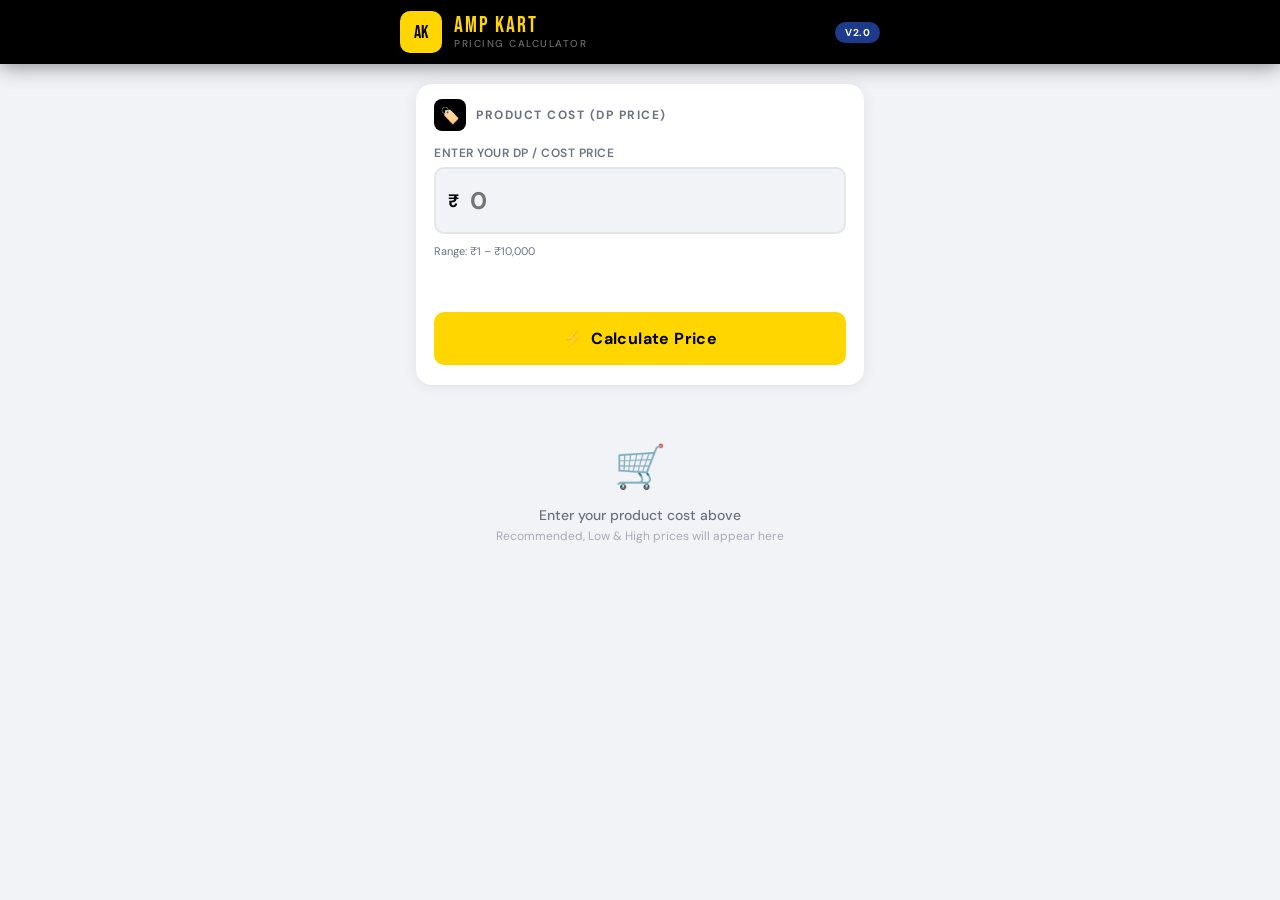
<file: calculator.html>
<!DOCTYPE html>
<html lang="en">
<head>
<meta charset="UTF-8" />
<meta name="viewport" content="width=device-width, initial-scale=1.0" />
<title>AMP KART — Pricing Calculator</title>
<link rel="preconnect" href="https://fonts.googleapis.com" />
<link href="https://fonts.googleapis.com/css2?family=Bebas+Neue&family=DM+Sans:wght@300;400;500;600;700&display=swap" rel="stylesheet" />
<style>
*, *::before, *::after { box-sizing: border-box; margin: 0; padding: 0; }

:root {
  --yellow:      #FFD600;
  --yellow-dark: #E6C000;
  --yellow-glow: rgba(255,214,0,0.22);
  --black:       #000000;
  --white:       #FFFFFF;
  --blue:        #1E3A8A;
  --blue-soft:   #EFF6FF;
  --bg:          #F2F3F7;
  --card:        #FFFFFF;
  --border:      #E4E6EB;
  --text:        #111111;
  --muted:       #6B7280;
  --green:       #16A34A;
  --green-bg:    #DCFCE7;
  --red:         #DC2626;
  --warn:        #D97706;
  --shadow:      0 2px 14px rgba(0,0,0,0.07);
  --shadow-lg:   0 10px 36px rgba(0,0,0,0.14);
  --radius:      16px;
  --radius-sm:   10px;
  --radius-xs:   8px;
}

html { scroll-behavior: smooth; }
body { font-family: 'DM Sans', sans-serif; background: var(--bg); color: var(--text); min-height: 100vh; padding-bottom: 56px; }

/* HEADER */
.header { background: var(--black); padding: 0 20px; position: sticky; top: 0; z-index: 100; box-shadow: 0 2px 20px rgba(0,0,0,0.45); }
.header-inner { max-width: 480px; margin: 0 auto; display: flex; align-items: center; gap: 12px; height: 64px; }
.logo-box { width: 42px; height: 42px; background: var(--yellow); border-radius: 10px; display: flex; align-items: center; justify-content: center; flex-shrink: 0; font-family: 'Bebas Neue', sans-serif; font-size: 18px; color: var(--black); letter-spacing: 0.5px; }
.header-title { display: flex; flex-direction: column; }
.header-title .brand { font-family: 'Bebas Neue', sans-serif; font-size: 22px; color: var(--yellow); letter-spacing: 2px; line-height: 1; }
.header-title .sub { font-size: 10px; color: rgba(255,255,255,0.42); font-weight: 500; letter-spacing: 1.5px; text-transform: uppercase; }
.header-badge { margin-left: auto; background: var(--blue); color: var(--white); font-size: 10px; font-weight: 700; padding: 4px 10px; border-radius: 20px; letter-spacing: 0.5px; text-transform: uppercase; }

/* MAIN */
.main { max-width: 480px; margin: 0 auto; padding: 20px 16px; display: flex; flex-direction: column; gap: 14px; }

/* CARD */
.card { background: var(--card); border-radius: var(--radius); box-shadow: var(--shadow); overflow: hidden; }
.card-header { display: flex; align-items: center; gap: 10px; padding: 15px 18px 0; }
.card-icon { width: 32px; height: 32px; background: var(--black); border-radius: var(--radius-xs); display: flex; align-items: center; justify-content: center; font-size: 16px; flex-shrink: 0; }
.card-label { font-size: 12px; font-weight: 700; letter-spacing: 1.5px; text-transform: uppercase; color: var(--muted); }
.card-body { padding: 14px 18px 20px; }

/* INPUT */
.field { display: flex; flex-direction: column; gap: 6px; }
.field label { font-size: 12px; font-weight: 600; color: var(--muted); letter-spacing: 0.5px; text-transform: uppercase; }
.input-wrap { position: relative; }
.rupee { position: absolute; left: 14px; top: 50%; transform: translateY(-50%); font-size: 18px; font-weight: 700; color: var(--black); pointer-events: none; z-index: 1; }
input[type="number"] { width: 100%; padding: 16px 14px 16px 34px; border: 2px solid var(--border); border-radius: var(--radius-sm); font-family: 'DM Sans', sans-serif; font-size: 24px; font-weight: 700; color: var(--text); background: var(--bg); outline: none; transition: border-color 0.2s, box-shadow 0.2s, background 0.2s; -moz-appearance: textfield; }
input[type="number"]::-webkit-inner-spin-button, input[type="number"]::-webkit-outer-spin-button { -webkit-appearance: none; }
input[type="number"]:focus { border-color: var(--yellow); background: var(--white); box-shadow: 0 0 0 4px var(--yellow-glow); }
input[type="number"].error { border-color: var(--red); box-shadow: 0 0 0 4px rgba(220,38,38,0.10); }
.hint { font-size: 11px; color: var(--muted); margin-top: 4px; }
.error-msg { font-size: 11px; color: var(--red); font-weight: 600; display: none; margin-top: 4px; }
.error-msg.show { display: block; }

/* MULTIPLIER CHIP */
.multiplier-chip { display: inline-flex; align-items: center; gap: 6px; background: var(--black); color: var(--yellow); font-size: 12px; font-weight: 700; padding: 5px 12px; border-radius: 20px; margin-top: 10px; letter-spacing: 0.5px; opacity: 0; transition: opacity 0.3s; }
.multiplier-chip.show { opacity: 1; }

/* BUTTON */
.btn-calc { width: 100%; padding: 16px; border: none; border-radius: var(--radius-sm); font-family: 'DM Sans', sans-serif; font-size: 16px; font-weight: 700; cursor: pointer; background: var(--yellow); color: var(--black); letter-spacing: 0.4px; transition: all 0.18s; display: flex; align-items: center; justify-content: center; gap: 8px; }
.btn-calc:hover { background: var(--yellow-dark); transform: translateY(-2px); box-shadow: 0 6px 20px rgba(255,214,0,0.38); }
.btn-calc:active { transform: translateY(0); box-shadow: none; }
@keyframes btnpulse { 0%{transform:scale(1)} 50%{transform:scale(0.97)} 100%{transform:scale(1)} }
.btn-calc.pulse { animation: btnpulse 0.26s ease; }

/* EMPTY STATE */
.empty-state { text-align: center; padding: 40px 20px; color: var(--muted); }
.empty-state .e-icon { font-size: 42px; margin-bottom: 12px; }
.empty-state p { font-size: 14px; font-weight: 500; }
.empty-state small { font-size: 12px; opacity: 0.55; }

/* RESULT SECTION */
.result-section { display: none; flex-direction: column; gap: 14px; }
.result-section.show { display: flex; }

@keyframes slideUp { from { opacity: 0; transform: translateY(16px); } to { opacity: 1; transform: translateY(0); } }

/* ── HERO — RECOMMENDED ── */
.rec-hero { background: var(--black); border-radius: var(--radius); padding: 22px 20px 20px; box-shadow: var(--shadow-lg); position: relative; overflow: hidden; animation: slideUp 0.32s ease both; }
.rec-hero::before { content: ''; position: absolute; top: -40px; right: -40px; width: 160px; height: 160px; background: radial-gradient(circle, rgba(255,214,0,0.18) 0%, transparent 70%); pointer-events: none; }
.rec-tag { font-size: 10px; font-weight: 700; letter-spacing: 2px; text-transform: uppercase; color: rgba(255,255,255,0.38); margin-bottom: 4px; }
.rec-price { font-family: 'Bebas Neue', sans-serif; font-size: 72px; color: var(--yellow); line-height: 1; letter-spacing: 1px; }
.rec-meta { display: flex; align-items: center; gap: 8px; margin-top: 10px; flex-wrap: wrap; }
.meta-chip { display: flex; align-items: center; gap: 5px; background: rgba(255,255,255,0.08); border: 1px solid rgba(255,255,255,0.12); border-radius: 20px; padding: 5px 12px; font-size: 12px; font-weight: 600; color: rgba(255,255,255,0.75); }
.meta-chip.profit { color: #4ADE80; border-color: rgba(74,222,128,0.25); background: rgba(74,222,128,0.08); }
.rec-risk-pill { display: inline-flex; align-items: center; gap: 5px; padding: 5px 12px; border-radius: 20px; font-size: 11px; font-weight: 700; letter-spacing: 0.5px; text-transform: uppercase; }
.rec-risk-pill.safe { background: rgba(22,163,74,0.18); color: #4ADE80; }
.rec-risk-pill.warn { background: rgba(217,119,6,0.18); color: #FCD34D; }
.rec-risk-pill.risk { background: rgba(220,38,38,0.18); color: #F87171; }

/* ── SECONDARY CARDS ── */
.secondary-prices { display: grid; grid-template-columns: 1fr 1fr; gap: 12px; }
.sec-card { border-radius: var(--radius); padding: 18px 16px; box-shadow: var(--shadow); animation: slideUp 0.36s ease both; }
.sec-card.low-card { background: #1C1C1E; }
.sec-card.high-card { background: var(--blue); }
.sec-tag { font-size: 9px; font-weight: 700; letter-spacing: 1.8px; text-transform: uppercase; margin-bottom: 8px; }
.low-card .sec-tag { color: rgba(255,255,255,0.40); }
.high-card .sec-tag { color: rgba(255,255,255,0.45); }
.sec-price { font-family: 'Bebas Neue', sans-serif; font-size: 38px; line-height: 1; letter-spacing: 0.5px; margin-bottom: 10px; }
.low-card .sec-price { color: #FFFFFF; }
.high-card .sec-price { color: var(--yellow); }
.sec-meta { display: flex; flex-direction: column; gap: 4px; }
.sec-meta-row { display: flex; align-items: center; justify-content: space-between; font-size: 11px; font-weight: 600; }
.low-card .sec-meta-row .sl { color: rgba(255,255,255,0.38); }
.low-card .sec-meta-row .sv { color: rgba(255,255,255,0.80); }
.high-card .sec-meta-row .sl { color: rgba(255,255,255,0.40); }
.high-card .sec-meta-row .sv { color: rgba(255,255,255,0.85); }

/* ── BREAKDOWN CARD ── */
.breakdown-card { background: var(--white); border-radius: var(--radius); box-shadow: var(--shadow); overflow: hidden; animation: slideUp 0.40s ease both; }
.bk-header { background: var(--blue); padding: 13px 18px; display: flex; align-items: center; gap: 10px; cursor: pointer; user-select: none; }
.bk-header-icon { font-size: 16px; }
.bk-header-title { font-size: 12px; font-weight: 700; letter-spacing: 1.5px; text-transform: uppercase; color: rgba(255,255,255,0.85); flex: 1; }
.bk-arrow { font-size: 14px; color: rgba(255,255,255,0.6); transition: transform 0.22s; }
.bk-arrow.closed { transform: rotate(-90deg); }
.bk-body { overflow: hidden; max-height: 600px; transition: max-height 0.32s ease; }
.bk-body.collapsed { max-height: 0; }
.bk-inner { padding: 14px 18px 18px; display: flex; flex-direction: column; gap: 0; }
.bk-row { display: flex; align-items: center; justify-content: space-between; padding: 10px 0; border-bottom: 1px solid var(--border); }
.bk-row:last-child { border-bottom: none; }
.bk-row.total { padding-top: 12px; }
.bk-left { display: flex; align-items: center; gap: 9px; font-size: 13px; font-weight: 500; color: var(--text); }
.bk-dot { width: 9px; height: 9px; border-radius: 50%; flex-shrink: 0; }
.bk-right { display: flex; align-items: center; gap: 8px; }
.bk-pct { font-size: 11px; font-weight: 600; color: var(--muted); background: var(--bg); padding: 2px 7px; border-radius: 10px; }
.bk-val { font-size: 14px; font-weight: 700; color: var(--text); min-width: 60px; text-align: right; }
.bk-row.total .bk-left { font-weight: 700; font-size: 13px; }
.bk-row.total .bk-val { color: var(--blue); font-size: 15px; }
.bk-profit-row { margin-top: 12px; background: var(--green-bg); border-radius: var(--radius-xs); padding: 12px 14px; display: flex; align-items: center; justify-content: space-between; }
.bk-profit-label { font-size: 13px; font-weight: 700; color: var(--green); display: flex; align-items: center; gap: 6px; }
.bk-profit-val { font-size: 18px; font-weight: 700; color: var(--green); }

/* ── ANALYSIS CARD ── */
.analysis-card { background: var(--white); border-radius: var(--radius); box-shadow: var(--shadow); overflow: hidden; animation: slideUp 0.44s ease both; }
.analysis-header { background: var(--black); padding: 13px 18px; display: flex; align-items: center; gap: 10px; }
.analysis-icon { font-size: 16px; }
.analysis-title { font-size: 12px; font-weight: 700; letter-spacing: 1.5px; text-transform: uppercase; color: rgba(255,255,255,0.85); }
.analysis-body { padding: 18px 18px 20px; display: flex; flex-direction: column; gap: 14px; }
.mbar-wrap { display: flex; flex-direction: column; gap: 6px; }
.mbar-top { display: flex; justify-content: space-between; font-size: 11px; font-weight: 600; color: var(--muted); }
.mbar-top .cur { color: var(--blue); font-weight: 700; }
.mbar { background: var(--bg); border-radius: 99px; height: 10px; overflow: hidden; }
.mbar-fill { height: 100%; border-radius: 99px; background: var(--green); transition: width 0.5s cubic-bezier(0.34,1.56,0.64,1), background 0.4s; }
.risk-badge { display: flex; align-items: center; gap: 12px; padding: 14px 16px; border-radius: var(--radius-xs); border: 2px solid transparent; }
.risk-badge.safe { background: var(--green-bg); border-color: rgba(22,163,74,0.2); }
.risk-badge.warn { background: #FEF3C7; border-color: rgba(217,119,6,0.2); }
.risk-badge.risk { background: #FEE2E2; border-color: rgba(220,38,38,0.2); }
.r-emoji { font-size: 24px; line-height: 1; }
.r-text { display: flex; flex-direction: column; gap: 2px; }
.r-label { font-size: 14px; font-weight: 700; color: var(--text); }
.r-desc { font-size: 12px; color: var(--muted); font-weight: 500; }
</style>
</head>
<body>

<!-- HEADER -->
<header class="header">
  <div class="header-inner">
    <div class="logo-box">AK</div>
    <div class="header-title">
      <span class="brand">AMP KART</span>
      <span class="sub">Pricing Calculator</span>
    </div>
    <div class="header-badge">v2.0</div>
  </div>
</header>

<main class="main">

  <!-- INPUT CARD -->
  <div class="card">
    <div class="card-header">
      <div class="card-icon">🏷️</div>
      <span class="card-label">Product Cost (DP Price)</span>
    </div>
    <div class="card-body">
      <div class="field">
        <label for="dpInput">Enter your DP / cost price</label>
        <div class="input-wrap">
          <span class="rupee">₹</span>
          <input type="number" id="dpInput" placeholder="0" min="1" max="10000" autocomplete="off" />
        </div>
        <div class="error-msg" id="errorMsg">⚠ Please enter a valid product cost.</div>
        <div class="hint">Range: ₹1 – ₹10,000</div>
      </div>

      <div id="multiplierChip" class="multiplier-chip">
        <span>✕</span><span id="chipMult">—</span><span style="opacity:0.5;font-weight:400;">multiplier applied</span>
      </div>

      <div style="margin-top: 18px;">
        <button class="btn-calc" id="calcBtn" onclick="calculate()">
          <span>⚡</span> Calculate Price
        </button>
      </div>
    </div>
  </div>

  <!-- RESULTS AREA -->
  <div id="emptyState" class="empty-state">
    <div class="e-icon">🛒</div>
    <p>Enter your product cost above</p>
    <small>Recommended, Low & High prices will appear here</small>
  </div>

  <div class="result-section" id="resultSection">

    <!-- HERO — RECOMMENDED -->
    <div class="rec-hero">
      <div class="rec-tag">✅ Recommended Price</div>
      <div class="rec-price" id="rRecPrice">₹0</div>
      <div class="rec-meta">
        <div class="meta-chip profit">💰 Profit: <span id="rProfit">₹0</span></div>
        <div id="riskPill" class="rec-risk-pill safe">—</div>
      </div>
    </div>

    <!-- LOW + HIGH -->
    <div class="secondary-prices">
      <div class="sec-card low-card">
        <div class="sec-tag">⬇ Low Price</div>
        <div class="sec-price" id="rLowPrice">₹0</div>
        <div class="sec-meta">
          <div class="sec-meta-row">
            <span class="sl">−5% off rec</span>
            <span class="sv" id="rLowPct">—</span>
          </div>
        </div>
      </div>
      <div class="sec-card high-card">
        <div class="sec-tag">⬆ High Price</div>
        <div class="sec-price" id="rHighPrice">₹0</div>
        <div class="sec-meta">
          <div class="sec-meta-row">
            <span class="sl">+10% on rec</span>
            <span class="sv" id="rHighPct">—</span>
          </div>
        </div>
      </div>
    </div>

    <!-- BREAKDOWN -->
    <div class="breakdown-card">
      <div class="bk-header" onclick="toggleBreakdown()">
        <span class="bk-header-icon">📊</span>
        <span class="bk-header-title">Cost Breakdown</span>
        <span class="bk-arrow open" id="bkArrow">▼</span>
      </div>
      <div class="bk-body" id="bkBody">
        <div class="bk-inner">

          <div class="bk-row">
            <div class="bk-left"><div class="bk-dot" style="background:#6366F1;"></div>Product Cost</div>
            <div class="bk-right"><span class="bk-pct">44%</span><span class="bk-val" id="bProduct">₹0</span></div>
          </div>
          <div class="bk-row">
            <div class="bk-left"><div class="bk-dot" style="background:#0EA5E9;"></div>Delivery</div>
            <div class="bk-right"><span class="bk-pct">18%</span><span class="bk-val" id="bDelivery">₹0</span></div>
          </div>
          <div class="bk-row">
            <div class="bk-left"><div class="bk-dot" style="background:#F59E0B;"></div>Ads + Packaging + Payment</div>
            <div class="bk-right"><span class="bk-pct">9%</span><span class="bk-val" id="bOther">₹0</span></div>
          </div>
          <div class="bk-row">
            <div class="bk-left"><div class="bk-dot" style="background:#EF4444;"></div>RTO Buffer</div>
            <div class="bk-right"><span class="bk-pct">8%</span><span class="bk-val" id="bRTO">₹0</span></div>
          </div>
          <div class="bk-row">
            <div class="bk-left"><div class="bk-dot" style="background:#EC4899;"></div>Donation</div>
            <div class="bk-right"><span class="bk-pct">1%</span><span class="bk-val" id="bDonation">₹0</span></div>
          </div>
          <div class="bk-row total">
            <div class="bk-left">Total (excl. Profit)</div>
            <div class="bk-right"><span class="bk-pct">80%</span><span class="bk-val" id="bTotal">₹0</span></div>
          </div>

          <div class="bk-profit-row">
            <div class="bk-profit-label">🟢 Profit (20%)</div>
            <div class="bk-profit-val" id="bProfit">₹0</div>
          </div>

        </div>
      </div>
    </div>

    <!-- ANALYSIS -->
    <div class="analysis-card">
      <div class="analysis-header">
        <div class="analysis-icon">⚠️</div>
        <div class="analysis-title">Risk Level</div>
      </div>
      <div class="analysis-body">
        <div class="mbar-wrap">
          <div class="mbar-top">
            <span>₹0</span>
            <span class="cur" id="mbarLabel">—</span>
            <span>₹120+</span>
          </div>
          <div class="mbar">
            <div class="mbar-fill" id="mbarFill" style="width:0%;"></div>
          </div>
        </div>
        <div class="risk-badge" id="riskBadge">
          <div class="r-emoji" id="riskEmoji">🟡</div>
          <div class="r-text">
            <div class="r-label" id="riskLabel">—</div>
            <div class="r-desc" id="riskDesc">Calculate to see risk level</div>
          </div>
        </div>
      </div>
    </div>

  </div><!-- /result-section -->

</main>

<script>
/* ── HELPERS ── */
const fmt = n => '₹' + Math.round(n).toLocaleString('en-IN');

/* ── MULTIPLIER TABLE ── */
function getMultiplier(dp) {
  if (dp <= 50)   return 3.5;
  if (dp <= 100)  return 3.0;
  if (dp <= 200)  return 2.6;
  if (dp <= 300)  return 2.3;
  if (dp <= 500)  return 2.0;
  if (dp <= 700)  return 1.6;
  if (dp <= 1000) return 1.55;
  if (dp <= 1500) return 1.5;
  if (dp <= 2000) return 1.4;
  if (dp <= 3000) return 1.25;
  if (dp <= 5000) return 1.2;
  if (dp <= 7000) return 1.15;
  return 1.1;
}

/* ── PSYCHOLOGICAL ROUNDING ── */
function psychRound(price) {
  // Target endings: 9, 49, 99, 149, 199, 249, 299, 349, 399, 449, 499...
  const anchors = [9, 19, 29, 39, 49, 59, 69, 79, 89, 99, 119, 129, 149, 169, 179, 199,
                   219, 229, 249, 269, 279, 299, 329, 349, 369, 399, 429, 449, 469, 499,
                   529, 549, 569, 599, 629, 649, 699, 749, 799, 849, 899, 949, 999,
                   1049, 1099, 1149, 1199, 1249, 1299, 1349, 1399, 1449, 1499,
                   1549, 1599, 1649, 1699, 1749, 1799, 1849, 1899, 1949, 1999,
                   2099, 2199, 2299, 2399, 2499, 2599, 2699, 2799, 2899, 2999,
                   3199, 3299, 3499, 3699, 3899, 3999, 4199, 4499, 4699, 4999,
                   5499, 5999, 6499, 6999, 7499, 7999, 8499, 8999, 9499, 9999,
                   10999, 11999, 12999, 13999, 14999];

  // Find closest anchor >= price (round up approach for psychology)
  // or within 15% below — whichever feels closer
  let best = anchors[anchors.length - 1];
  let bestDiff = Infinity;

  for (const a of anchors) {
    const diff = Math.abs(a - price);
    if (diff < bestDiff) { bestDiff = diff; best = a; }
  }
  return best;
}

/* ── LIVE MULTIPLIER CHIP ── */
document.getElementById('dpInput').addEventListener('input', function () {
  const dp = parseFloat(this.value);
  const chip = document.getElementById('multiplierChip');
  const chipMult = document.getElementById('chipMult');
  if (!isNaN(dp) && dp > 0) {
    const m = getMultiplier(dp);
    chipMult.textContent = m + 'x';
    chip.classList.add('show');
  } else {
    chip.classList.remove('show');
  }
});

/* ── BREAKDOWN TOGGLE ── */
function toggleBreakdown() {
  const body  = document.getElementById('bkBody');
  const arrow = document.getElementById('bkArrow');
  const isOpen = !body.classList.contains('collapsed');
  if (isOpen) { body.classList.add('collapsed'); arrow.classList.replace('open','closed'); }
  else        { body.classList.remove('collapsed'); arrow.classList.replace('closed','open'); }
}

/* ── MAIN CALCULATE ── */
function calculate() {
  const dpEl  = document.getElementById('dpInput');
  const errEl = document.getElementById('errorMsg');
  const btn   = document.getElementById('calcBtn');

  const dp = parseFloat(dpEl.value);
  if (!dpEl.value || isNaN(dp) || dp <= 0) {
    dpEl.classList.add('error');
    errEl.classList.add('show');
    dpEl.focus();
    setTimeout(() => { dpEl.classList.remove('error'); errEl.classList.remove('show'); }, 3000);
    return;
  }
  dpEl.classList.remove('error');
  errEl.classList.remove('show');

  btn.classList.add('pulse');
  setTimeout(() => btn.classList.remove('pulse'), 300);

  /* STEP 1 — multiplier */
  const mult = getMultiplier(dp);

  /* STEP 2 — base price → psychological round */
  const raw  = dp * mult;
  const recPrice = psychRound(raw);

  /* STEP 3 — 3 price outputs */
  const lowPrice  = psychRound(recPrice * 0.95);
  const highPrice = psychRound(recPrice * 1.10);

  /* STEP 4 — breakdown from recommended price */
  const bProduct  = Math.round(recPrice * 0.44);
  const bDelivery = Math.round(recPrice * 0.18);
  const bOther    = Math.round(recPrice * 0.09);
  const bRTO      = Math.round(recPrice * 0.08);
  const bDonation = Math.round(recPrice * 0.01);
  const bProfitAmt = Math.round(recPrice * 0.20);
  const bTotal    = bProduct + bDelivery + bOther + bRTO + bDonation;

  /* STEP 5 — risk check on profit amount */
  const profit = bProfitAmt;

  /* ── POPULATE DOM ── */
  document.getElementById('rRecPrice').textContent  = fmt(recPrice);
  document.getElementById('rProfit').textContent    = fmt(profit);
  document.getElementById('rLowPrice').textContent  = fmt(lowPrice);
  document.getElementById('rLowPct').textContent    = fmt(lowPrice);
  document.getElementById('rHighPrice').textContent = fmt(highPrice);
  document.getElementById('rHighPct').textContent   = fmt(highPrice);

  document.getElementById('bProduct').textContent  = fmt(bProduct);
  document.getElementById('bDelivery').textContent = fmt(bDelivery);
  document.getElementById('bOther').textContent    = fmt(bOther);
  document.getElementById('bRTO').textContent      = fmt(bRTO);
  document.getElementById('bDonation').textContent = fmt(bDonation);
  document.getElementById('bTotal').textContent    = fmt(bTotal);
  document.getElementById('bProfit').textContent   = fmt(profit);

  /* margin bar: map ₹0–₹200 → 0%–100% */
  const barW = Math.min(100, Math.round((profit / 200) * 100));
  const fill  = document.getElementById('mbarFill');
  fill.style.width = barW + '%';
  document.getElementById('mbarLabel').textContent = fmt(profit) + ' profit';

  /* risk badge + pill */
  const badge  = document.getElementById('riskBadge');
  const pill   = document.getElementById('riskPill');
  const rlabel = document.getElementById('riskLabel');
  const rdesc  = document.getElementById('riskDesc');
  const remoji = document.getElementById('riskEmoji');

  badge.className = 'risk-badge';
  pill.className  = 'rec-risk-pill';

  if (profit < 70) {
    badge.classList.add('risk'); pill.classList.add('risk');
    pill.textContent   = '⚠️ LOW PROFIT — RISKY';
    rlabel.textContent = '⚠️ Low Profit — Risky';
    remoji.textContent = '🔴';
    rdesc.textContent  = `Only ${fmt(profit)} profit — below ₹70 threshold. Consider raising price.`;
    fill.style.background = 'var(--red)';
  } else if (profit <= 120) {
    badge.classList.add('warn'); pill.classList.add('warn');
    pill.textContent   = '✅ SAFE';
    rlabel.textContent = '✅ Safe';
    remoji.textContent = '🟡';
    rdesc.textContent  = `${fmt(profit)} profit — within safe range (₹70–₹120).`;
    fill.style.background = 'var(--warn)';
  } else {
    badge.classList.add('safe'); pill.classList.add('safe');
    pill.textContent   = '💪 STRONG';
    rlabel.textContent = '💪 Strong Profit';
    remoji.textContent = '🟢';
    rdesc.textContent  = `${fmt(profit)} profit — excellent! Above ₹120 target.`;
    fill.style.background = 'var(--green)';
  }

  /* show results */
  document.getElementById('emptyState').style.display = 'none';
  const res = document.getElementById('resultSection');
  res.classList.add('show');
  setTimeout(() => res.scrollIntoView({ behavior: 'smooth', block: 'start' }), 80);
}

/* ENTER KEY */
document.getElementById('dpInput').addEventListener('keydown', e => {
  if (e.key === 'Enter') calculate();
});
</script>
</body>
</html>
</file>
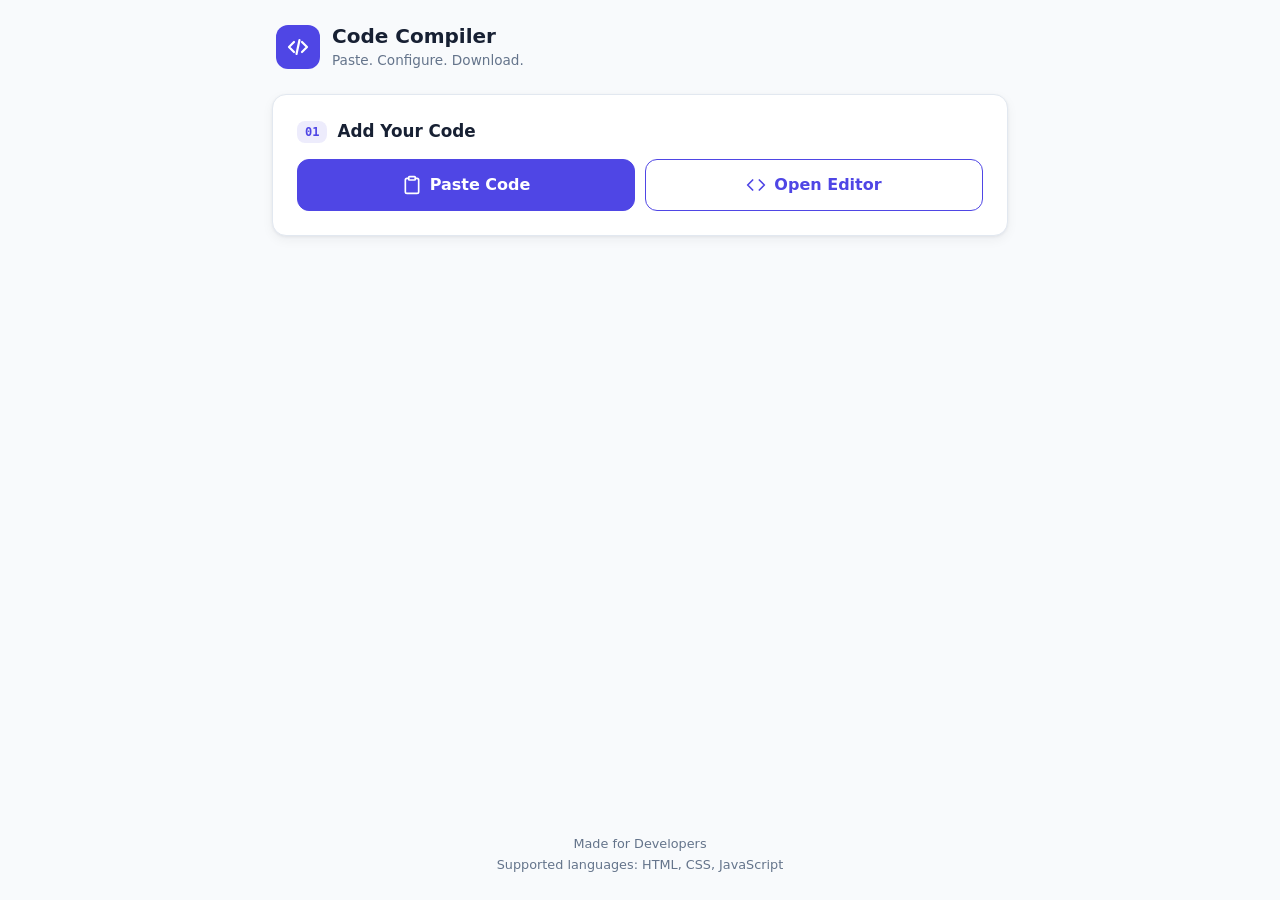
<file: compiled.html>
<!DOCTYPE html>
<html lang="en">
<head>
<meta charset="utf-8">
<meta name="viewport" content="width=device-width, initial-scale=1">
<meta name="theme-color" content="#F8FAFC">
<title>Code Compiler – Paste. Configure. Download.</title>
<style>
/* ===== Tokens ===== */
:root{
  --bg:#F8FAFC; --card:#FFFFFF; --line:#E2E8F0; --tx:#172033; --mut:#64748B;
  --ac:#4F46E5; --ac2:#6366F1; --ok:#16A34A; --err:#DC2626; --code:#F8FAFC;
  --r:14px; --mono:ui-monospace,SFMono-Regular,Menlo,Consolas,"Roboto Mono",monospace;
}
*{box-sizing:border-box}
[hidden]{display:none!important}
html{-webkit-text-size-adjust:100%}
body{
  margin:0;min-height:100vh;display:flex;flex-direction:column;
  background:var(--bg);color:var(--tx);
  font:16px/1.5 system-ui,-apple-system,"Segoe UI",Roboto,sans-serif;
}
button,input,textarea{font:inherit;color:inherit}

/* ===== Header / footer ===== */
.hdr{display:flex;align-items:center;gap:12px;padding:16px;max-width:760px;width:100%;margin:0 auto}
.hdr h1{margin:0;font-size:1.25rem;line-height:1.2}
.hdr p{margin:2px 0 0;color:var(--mut);font-size:.85rem}
.logo{width:44px;height:44px;border-radius:12px;background:var(--ac);display:grid;place-items:center;color:#fff;flex:none}
footer{margin-top:auto;padding:24px 16px;text-align:center;color:var(--mut);font-size:.8rem}
footer p{margin:2px 0}

/* ===== Layout ===== */
main{width:100%;max-width:760px;margin:0 auto;padding:0 12px;display:grid;gap:14px}
.card{background:var(--card);border:1px solid var(--line);border-radius:var(--r);padding:16px;box-shadow:0 1px 3px rgba(15,23,42,.06),0 4px 12px rgba(15,23,42,.05)}
.step-h{display:flex;align-items:center;gap:10px;margin-bottom:14px}
.step-h h2{margin:0;font-size:1.05rem}
.num{font:700 .75rem var(--mono);background:rgba(79,70,229,.1);color:var(--ac);padding:4px 8px;border-radius:8px}
.hint{margin:10px 0 0;color:var(--mut);font-size:.85rem}
.lbl{display:block;margin:16px 0 6px;font-weight:600;font-size:.9rem}

/* ===== Buttons ===== */
.btn{
  display:inline-flex;align-items:center;justify-content:center;gap:8px;
  min-height:44px;padding:0 16px;border-radius:12px;border:1px solid var(--line);
  background:#fff;cursor:pointer;transition:background .15s,border-color .15s,opacity .15s;
}
.btn:hover{border-color:var(--ac2)}
.btn.primary{background:var(--ac);border-color:var(--ac);color:#fff;font-weight:600}
.btn.primary:hover{background:#4338ca}
.btn.danger{color:var(--err)}
.btn.big{width:100%;min-height:52px;font-size:1rem}
.btn.sm{min-height:38px;padding:0 12px;font-size:.85rem}
.btn[aria-disabled="true"]{opacity:.45;cursor:not-allowed}
.btn.outline{background:#fff;border:1.5px solid var(--ac);color:var(--ac);font-weight:600}
.btn.outline:hover{background:#EEF2FF;border-color:var(--ac)}
.actions{display:grid;grid-template-columns:1fr;gap:10px}
:focus-visible{outline:2px solid var(--ac2);outline-offset:2px}

.spin{display:none;width:18px;height:18px;border:2px solid rgba(255,255,255,.35);border-top-color:#fff;border-radius:50%;animation:sp .7s linear infinite}
.busy .spin{display:inline-block}
.busy .ico{display:none}
@keyframes sp{to{transform:rotate(360deg)}}

/* ===== Editor ===== */
.tools{display:flex;flex-wrap:wrap;gap:8px;margin-bottom:12px}
.editor{
  --lh:20px;display:flex;height:clamp(280px,55vh,540px);
  background:var(--code);border:1px solid var(--line);border-radius:12px;overflow:hidden;
}
.editor:focus-within{border-color:var(--ac2)}
#gutter,#code{
  margin:0;padding:12px 0;font:13px/var(--lh) var(--mono);tab-size:2;-moz-tab-size:2;
}
#gutter{
  flex:none;min-width:3.2em;padding:12px 10px 60px;text-align:right;color:#75839A;
  background:#F1F5F9;border-right:1px solid var(--line);overflow:hidden;user-select:none;
}
#code{
  flex:1;min-width:0;padding:12px;border:0;outline:0;resize:none;background:transparent;
  white-space:pre;overflow:auto;color:var(--tx);
}
.stats{display:flex;flex-wrap:wrap;gap:6px 16px;margin-top:8px;color:var(--mut);font-size:.8rem}
.stats b{color:var(--tx);font-family:var(--mono)}

/* ===== Inputs ===== */
#fname{
  width:100%;min-height:48px;padding:0 14px;border-radius:12px;
  background:var(--code);border:1px solid var(--line);
}
#fname:focus{border-color:var(--ac2);outline:0}
#fname::placeholder{color:#7C8BA1}

/* ===== Language cards ===== */
.langs{display:grid;grid-template-columns:repeat(2,1fr);gap:8px}
.lang{position:relative;cursor:pointer}
.lang input{position:absolute;opacity:0;inset:0;margin:0;cursor:pointer}
.lc{
  display:flex;flex-direction:column;align-items:center;gap:2px;text-align:center;
  padding:12px 4px;border:1px solid var(--line);border-radius:12px;background:var(--code);
  transition:border-color .15s,background .15s;
}
.lc small{color:var(--mut);font-family:var(--mono)}
.lc strong{font-size:.85rem}
.lang input:checked + .lc{border-color:var(--ac);background:#EEF2FF;box-shadow:0 0 0 1px var(--ac)}
.lang input:focus-visible + .lc{outline:2px solid var(--ac2);outline-offset:2px}

/* ===== Download ===== */
.preview{display:flex;align-items:center;gap:10px;padding:12px 14px;border-radius:12px;background:var(--code);border:1px solid var(--line);margin-bottom:10px}
.preview span{color:var(--mut);font-size:.8rem}
.preview code{font-family:var(--mono);overflow-wrap:anywhere}
.status{min-height:1.4em;margin:0 0 10px;font-size:.85rem;color:var(--mut)}
.status.ready{color:#15803D}

/* ===== Toast & dialog ===== */
#toast{
  position:fixed;left:50%;bottom:20px;transform:translate(-50%,20px);opacity:0;pointer-events:none;
  max-width:calc(100% - 32px);padding:12px 16px;border-radius:12px;background:#fff;color:var(--tx);border:1px solid var(--line);border-left:4px solid var(--ac);
  box-shadow:0 8px 24px rgba(15,23,42,.15);transition:opacity .2s,transform .2s;z-index:50;font-size:.9rem;
}
#toast.show{opacity:1;transform:translate(-50%,0)}
#toast.ok{border-left-color:var(--ok)}
#toast.err{border-left-color:var(--err)}
#toast.warn{border-left-color:#D97706}
dialog{max-width:380px;width:calc(100% - 32px);padding:20px;border:1px solid var(--line);border-radius:var(--r);background:var(--card);color:var(--tx)}
dialog::backdrop{background:rgba(15,23,42,.45)}
dialog h3{margin:0 0 6px}
dialog p{margin:0 0 16px;color:var(--mut)}
dialog .row{display:flex;gap:8px;justify-content:flex-end}

@media (min-width:600px){
  .hdr{padding:24px 16px}
  .card{padding:24px}
  .actions{grid-template-columns:1fr 1fr}
  #step3 .btn.big{display:flex;width:auto;min-width:240px;margin:0 auto}
}
@media (min-width:480px){.langs{grid-template-columns:repeat(4,1fr)}}
@media (prefers-reduced-motion:reduce){*{transition:none!important;animation-duration:.01ms!important}}

</style>
</head>
<body>

<header class="hdr">
  <div class="logo" aria-hidden="true">
    <svg viewBox="0 0 24 24" width="24" height="24" fill="none" stroke="currentColor" stroke-width="2.2" stroke-linecap="round" stroke-linejoin="round"><path d="m8 7-5 5 5 5M16 7l5 5-5 5M13.5 5l-3 14"/></svg>
  </div>
  <div>
    <h1>Code Compiler</h1>
    <p>Paste. Configure. Download.</p>
  </div>
</header>

<main>
  <!-- STEP 01 -->
  <section class="card" id="step1" aria-labelledby="h1s">
    <div class="step-h"><span class="num">01</span><h2 id="h1s">Add Your Code</h2></div>
    <div class="actions">
      <button type="button" id="pasteBtn" class="btn primary big">
        <span class="spin" aria-hidden="true"></span>
        <svg class="ico" viewBox="0 0 24 24" width="20" height="20" fill="none" stroke="currentColor" stroke-width="2" stroke-linecap="round" stroke-linejoin="round" aria-hidden="true"><rect x="8" y="2" width="8" height="4" rx="1"/><path d="M16 4h2a2 2 0 0 1 2 2v14a2 2 0 0 1-2 2H6a2 2 0 0 1-2-2V6a2 2 0 0 1 2-2h2"/></svg>
        <span id="pasteLbl">Paste Code</span>
      </button>
      <button type="button" id="openBtn" class="btn outline big">
        <svg class="ico" viewBox="0 0 24 24" width="20" height="20" fill="none" stroke="currentColor" stroke-width="2" stroke-linecap="round" stroke-linejoin="round" aria-hidden="true"><path d="m16 18 6-6-6-6M8 6l-6 6 6 6"/></svg>
        <span>Open Editor</span>
      </button>
    </div>
  
  </section>

  <!-- STEP 02 -->
  <section class="card" id="step2" aria-labelledby="h2s" hidden>
    <div class="step-h"><span class="num">02</span><h2 id="h2s">Edit Code &amp; Configure File</h2></div>

    <div class="tools" role="toolbar" aria-label="Editor controls">
      <button type="button" class="btn sm" id="selBtn">Select All</button>
      <button type="button" class="btn sm" id="copyBtn">Copy Code</button>
      <button type="button" class="btn sm" id="undoBtn">Undo</button>
      <button type="button" class="btn sm" id="redoBtn">Redo</button>
      <button type="button" class="btn sm danger" id="clearBtn">Clear Code</button>
    </div>

    <div class="editor">
      <pre id="gutter" aria-hidden="true">1</pre>
      <textarea id="code" wrap="off" spellcheck="false" autocomplete="off" autocorrect="off" autocapitalize="off" aria-label="Code editor" placeholder="Paste or type your code here…"></textarea>
    </div>
    <div class="stats" aria-live="off">
      <span><b id="stLines">0</b> lines</span>
      <span><b id="stChars">0</b> chars</span>
      <span><b id="stSize">0 B</b></span>
    </div>

    <label class="lbl" for="fname">Enter File Name</label>
    <input id="fname" type="text" placeholder="my-project" maxlength="100" autocomplete="off" autocapitalize="off" spellcheck="false">

    <div class="lbl" id="langLbl">Select Language</div>
    <div class="langs" role="radiogroup" aria-labelledby="langLbl">
      <label class="lang">
        <input type="radio" name="lang" value="html">
        <span class="lc">
          <svg viewBox="0 0 24 24" width="28" height="28" fill="none" stroke="currentColor" stroke-width="2" stroke-linecap="round" stroke-linejoin="round" aria-hidden="true"><path d="m8 7-5 5 5 5M16 7l5 5-5 5"/></svg>
          <strong>HTML</strong><small>.html</small>
        </span>
      </label>
      <label class="lang">
        <input type="radio" name="lang" value="css">
        <span class="lc">
          <svg viewBox="0 0 24 24" width="28" height="28" fill="none" stroke="currentColor" stroke-width="2" stroke-linecap="round" stroke-linejoin="round" aria-hidden="true"><path d="M8 3H7a2 2 0 0 0-2 2v4a2 2 0 0 1-2 2 2 2 0 0 1 2 2v4a2 2 0 0 0 2 2h1M16 3h1a2 2 0 0 1 2 2v4a2 2 0 0 0 2 2 2 2 0 0 0-2 2v4a2 2 0 0 1-2 2h-1"/></svg>
          <strong>CSS</strong><small>.css</small>
        </span>
      </label>
      <label class="lang">
        <input type="radio" name="lang" value="js">
        <span class="lc">
          <svg viewBox="0 0 24 24" width="28" height="28" fill="none" stroke="currentColor" stroke-width="2" stroke-linecap="round" stroke-linejoin="round" aria-hidden="true"><rect x="3" y="3" width="18" height="18" rx="3"/><path d="M11 8v6.5a1.5 1.5 0 0 1-3 0M14.5 15.5c.5.8 1.2 1 2 1 1 0 1.8-.5 1.8-1.4 0-2-3.8-1.2-3.8-3.2 0-.8.7-1.4 1.8-1.4.8 0 1.4.3 1.8.9"/></svg>
          <strong>JavaScript</strong><small>.js</small>
        </span>
      </label>
      <label class="lang">
        <input type="radio" name="lang" value="txt">
        <span class="lc">
          <svg viewBox="0 0 24 24" width="28" height="28" fill="none" stroke="currentColor" stroke-width="2" stroke-linecap="round" stroke-linejoin="round" aria-hidden="true"><path d="M14 3H7a2 2 0 0 0-2 2v14a2 2 0 0 0 2 2h10a2 2 0 0 0 2-2V8z"/><path d="M14 3v5h5M9 13h6M9 17h6"/></svg>
          <strong>Text</strong><small>.txt</small>
        </span>
      </label>
    </div>
    <p class="hint" id="langHint">Pick one. Your filename extension or code can suggest it.</p>
  </section>

  <!-- STEP 03 -->
  <section class="card" id="step3" aria-labelledby="h3s" hidden>
    <div class="step-h"><span class="num">03</span><h2 id="h3s">Download File</h2></div>
    <div class="preview"><span>File</span><code id="preview">—</code></div>
    <p class="status" id="status" role="status"></p>
    <button type="button" id="dlBtn" class="btn primary big" aria-disabled="true">
      <svg class="ico" viewBox="0 0 24 24" width="20" height="20" fill="none" stroke="currentColor" stroke-width="2" stroke-linecap="round" stroke-linejoin="round" aria-hidden="true"><path d="M12 3v12m0 0-4-4m4 4 4-4M4 21h16"/></svg>
      Download File
    </button>
  </section>
</main>

<footer>
  <p>Made for Developers</p>
  <p>Supported languages: HTML, CSS, JavaScript</p>
</footer>

<div id="toast" role="status" aria-live="polite"></div>

<dialog id="dlg">
  <form method="dialog">
    <h3 id="dlgT"></h3>
    <p id="dlgM"></p>
    <div class="row">
      <button value="cancel" class="btn">Cancel</button>
      <button value="ok" class="btn primary">Continue</button>
    </div>
  </form>
</dialog>

<script src="scriptC.js"></script>
</body>
</html>
</file>
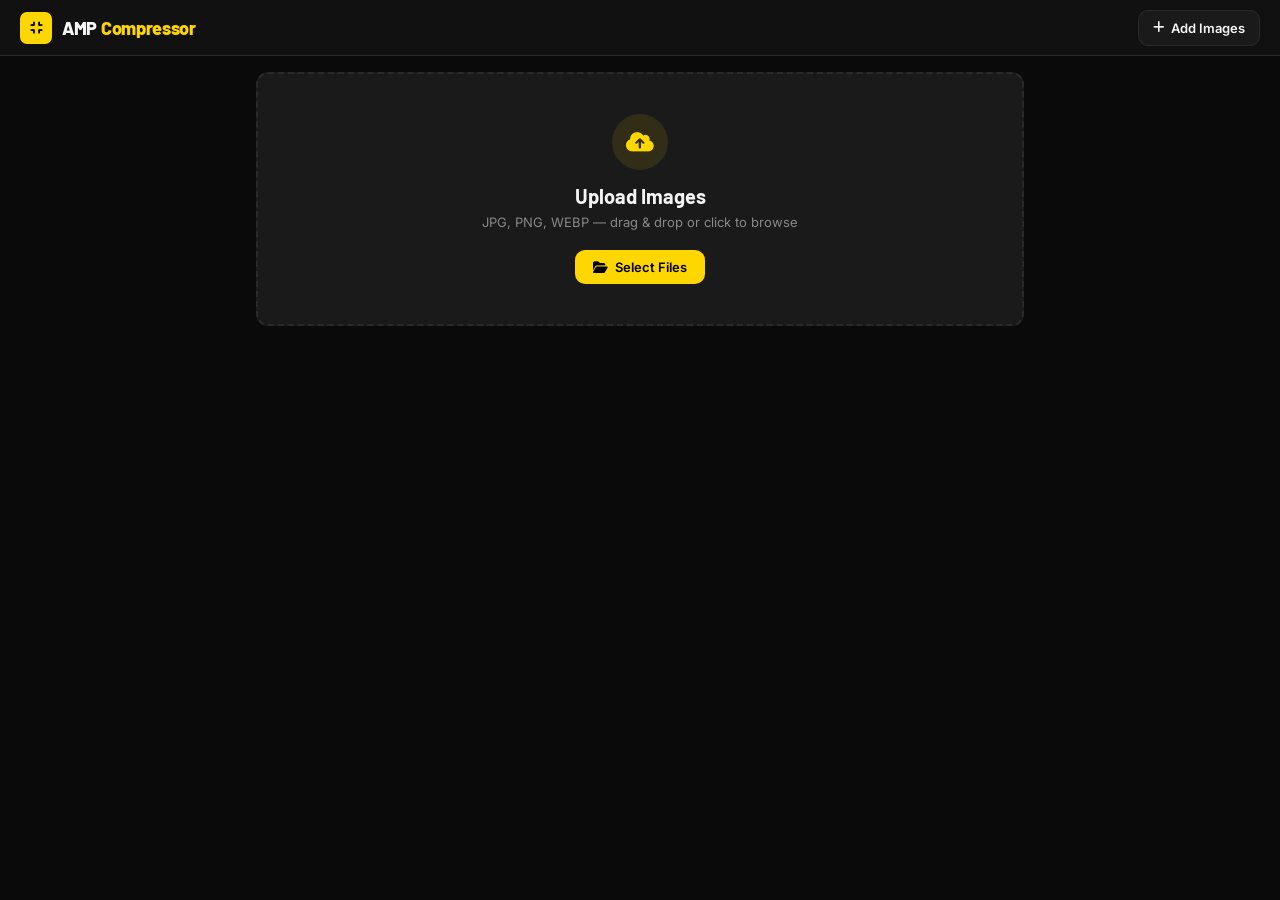
<file: compressor.html>
<!DOCTYPE html>
<html lang="en">
<head>
    <meta charset="UTF-8">
    <meta name="viewport" content="width=device-width, initial-scale=1.0">
    <title>AMP Compressor</title>
    <link href="https://fonts.googleapis.com/css2?family=Inter:wght@400;500;600;700&family=Barlow:wght@600;700;800&display=swap" rel="stylesheet">
    <link rel="stylesheet" href="https://cdnjs.cloudflare.com/ajax/libs/font-awesome/6.4.0/css/all.min.css">
    <style>
        /* ===== AMP DESIGN TOKENS ===== */
        :root {
            --amp-black:    #0a0a0a;
            --amp-dark:     #111111;
            --amp-surface:  #1a1a1a;
            --amp-border:   #2a2a2a;
            --amp-yellow:   #FFD700;
            --amp-yellow-d: #e6c200;
            --amp-white:    #f5f5f5;
            --amp-muted:    #888888;
            --amp-success:  #22c55e;
            --amp-danger:   #ef4444;
            --radius:       10px;
            --font-brand:   'Barlow', sans-serif;
            --font-body:    'Inter', sans-serif;
        }

        /* ===== RESET & BASE ===== */
        *, *::before, *::after { box-sizing: border-box; margin: 0; padding: 0; }
        body {
            font-family: var(--font-body);
            background: var(--amp-black);
            color: var(--amp-white);
            min-height: 100vh;
            display: flex;
            flex-direction: column;
        }

        /* ===== SCROLLBAR ===== */
        ::-webkit-scrollbar { width: 4px; height: 4px; }
        ::-webkit-scrollbar-track { background: transparent; }
        ::-webkit-scrollbar-thumb { background: var(--amp-border); border-radius: 4px; }

        /* ===== HEADER ===== */
        .amp-header {
            background: var(--amp-dark);
            border-bottom: 1px solid var(--amp-border);
            height: 56px;
            display: flex;
            align-items: center;
            justify-content: space-between;
            padding: 0 20px;
            position: sticky;
            top: 0;
            z-index: 100;
            flex-shrink: 0;
        }
        .amp-logo {
            display: flex;
            align-items: center;
            gap: 10px;
        }
        .amp-logo-icon {
            width: 32px;
            height: 32px;
            background: var(--amp-yellow);
            border-radius: 7px;
            display: flex;
            align-items: center;
            justify-content: center;
            color: #000;
            font-size: 14px;
        }
        .amp-logo h1 {
            font-family: var(--font-brand);
            font-weight: 800;
            font-size: 18px;
            letter-spacing: -0.3px;
            color: var(--amp-white);
        }
        .amp-logo span {
            color: var(--amp-yellow);
        }
        .header-actions {
            display: flex;
            align-items: center;
            gap: 8px;
        }

        /* ===== BUTTONS ===== */
        .btn {
            display: inline-flex;
            align-items: center;
            justify-content: center;
            gap: 7px;
            border: none;
            cursor: pointer;
            font-family: var(--font-body);
            font-weight: 600;
            border-radius: var(--radius);
            transition: opacity 0.15s, transform 0.1s;
            white-space: nowrap;
        }
        .btn:active { transform: scale(0.97); }
        .btn:disabled { opacity: 0.4; cursor: not-allowed; transform: none; }

        .btn-primary {
            background: var(--amp-yellow);
            color: #000;
            padding: 9px 18px;
            font-size: 13px;
        }
        .btn-primary:hover { background: var(--amp-yellow-d); }

        .btn-ghost {
            background: var(--amp-surface);
            color: var(--amp-white);
            padding: 9px 14px;
            font-size: 13px;
            border: 1px solid var(--amp-border);
        }
        .btn-ghost:hover { border-color: var(--amp-yellow); color: var(--amp-yellow); }

        .btn-danger-ghost {
            background: transparent;
            color: var(--amp-muted);
            padding: 7px 12px;
            font-size: 12px;
            border: 1px solid var(--amp-border);
        }
        .btn-danger-ghost:hover { color: var(--amp-danger); border-color: var(--amp-danger); }

        .btn-lg {
            padding: 13px 20px;
            font-size: 14px;
            border-radius: 10px;
            width: 100%;
        }

        .btn-icon {
            width: 32px;
            height: 32px;
            padding: 0;
            border-radius: 7px;
            font-size: 13px;
        }

        /* ===== MAIN LAYOUT ===== */
        .amp-main {
            flex: 1;
            display: flex;
            flex-direction: column;
            max-width: 800px;
            width: 100%;
            margin: 0 auto;
            padding: 16px;
            gap: 14px;
        }

        /* ===== UPLOAD ZONE ===== */
        #uploadZone {
            border: 2px dashed var(--amp-border);
            border-radius: 12px;
            background: var(--amp-surface);
            padding: 40px 20px;
            text-align: center;
            cursor: pointer;
            transition: border-color 0.2s, background 0.2s;
        }
        #uploadZone:hover, #uploadZone.drag-over {
            border-color: var(--amp-yellow);
            background: rgba(255, 215, 0, 0.04);
        }
        #uploadZone .upload-icon {
            width: 56px;
            height: 56px;
            background: rgba(255, 215, 0, 0.1);
            border-radius: 50%;
            display: flex;
            align-items: center;
            justify-content: center;
            margin: 0 auto 14px;
            color: var(--amp-yellow);
            font-size: 22px;
        }
        #uploadZone h2 {
            font-family: var(--font-brand);
            font-size: 20px;
            font-weight: 700;
            margin-bottom: 6px;
        }
        #uploadZone p {
            font-size: 13px;
            color: var(--amp-muted);
            margin-bottom: 20px;
        }

        /* ===== SECTION LABEL ===== */
        .section-label {
            font-size: 10px;
            font-weight: 700;
            letter-spacing: 1.2px;
            text-transform: uppercase;
            color: var(--amp-muted);
        }

        /* ===== WORKSPACE (shown after upload) ===== */
        #workspace { display: none; flex-direction: column; gap: 14px; }
        #workspace.active { display: flex; }

        /* ===== PREVIEW BLOCK ===== */
        .preview-block {
            background: var(--amp-surface);
            border: 1px solid var(--amp-border);
            border-radius: 12px;
            overflow: hidden;
        }
        .preview-header {
            display: flex;
            align-items: center;
            justify-content: space-between;
            padding: 10px 14px;
            border-bottom: 1px solid var(--amp-border);
        }
        .preview-area {
            position: relative;
            display: flex;
            align-items: center;
            justify-content: center;
            min-height: 260px;
            max-height: 55vh;
            overflow: hidden;
            background: #0d0d0d;
        }
        #previewImg {
            max-width: 100%;
            max-height: 55vh;
            object-fit: contain;
            display: none;
        }

        /* Loader */
        #loader {
            position: absolute;
            inset: 0;
            background: rgba(10,10,10,0.85);
            display: none;
            flex-direction: column;
            align-items: center;
            justify-content: center;
            gap: 10px;
            z-index: 10;
        }
        #loader.active { display: flex; }
        .spinner {
            width: 36px;
            height: 36px;
            border: 3px solid var(--amp-border);
            border-top-color: var(--amp-yellow);
            border-radius: 50%;
            animation: spin 0.7s linear infinite;
        }
        @keyframes spin { to { transform: rotate(360deg); } }
        .loader-text {
            font-size: 11px;
            font-weight: 700;
            letter-spacing: 1.5px;
            color: var(--amp-yellow);
        }

        /* Compressed badge */
        .compressed-badge {
            position: absolute;
            top: 10px;
            left: 10px;
            background: var(--amp-yellow);
            color: #000;
            font-size: 9px;
            font-weight: 800;
            letter-spacing: 1px;
            padding: 3px 8px;
            border-radius: 4px;
            display: none;
            z-index: 5;
        }
        .compressed-badge.visible { display: block; }

        /* ===== STATS ROW ===== */
        .stats-row {
            display: grid;
            grid-template-columns: 1fr 1fr 1fr;
            gap: 1px;
            background: var(--amp-border);
        }
        .stat-cell {
            background: var(--amp-dark);
            padding: 10px 14px;
            text-align: center;
        }
        .stat-cell .stat-label {
            font-size: 9px;
            font-weight: 700;
            letter-spacing: 1px;
            color: var(--amp-muted);
            text-transform: uppercase;
            margin-bottom: 4px;
        }
        .stat-cell .stat-value {
            font-size: 14px;
            font-weight: 700;
            color: var(--amp-white);
        }
        .stat-cell.savings .stat-value {
            color: var(--amp-success);
            font-size: 18px;
        }
        .stat-cell.savings .stat-value.negative { color: var(--amp-danger); }

        /* ===== PRESET BUTTONS ===== */
        .preset-group {
            display: grid;
            grid-template-columns: repeat(3, 1fr);
            gap: 8px;
        }
        .preset-btn {
            background: var(--amp-surface);
            border: 1px solid var(--amp-border);
            border-radius: var(--radius);
            padding: 10px 8px;
            text-align: center;
            cursor: pointer;
            transition: border-color 0.15s, background 0.15s;
            font-family: var(--font-body);
            color: var(--amp-white);
        }
        .preset-btn:hover { border-color: var(--amp-yellow); }
        .preset-btn.active {
            border-color: var(--amp-yellow);
            background: rgba(255,215,0,0.08);
        }
        .preset-btn .preset-name {
            font-size: 12px;
            font-weight: 700;
            display: block;
            margin-bottom: 2px;
        }
        .preset-btn .preset-desc {
            font-size: 10px;
            color: var(--amp-muted);
            display: block;
        }
        .preset-btn .preset-icon {
            font-size: 15px;
            margin-bottom: 5px;
            display: block;
        }
        .preset-btn.active .preset-name { color: var(--amp-yellow); }

        /* ===== ADVANCED SLIDER ===== */
        .slider-wrap { display: none; }
        .slider-wrap.visible { display: block; }
        input[type=range] {
            -webkit-appearance: none;
            width: 100%;
            background: transparent;
            height: 20px;
            cursor: pointer;
            margin: 4px 0;
        }
        input[type=range]::-webkit-slider-thumb {
            -webkit-appearance: none;
            height: 18px;
            width: 18px;
            border-radius: 50%;
            background: var(--amp-yellow);
            border: 2px solid #000;
            box-shadow: 0 0 0 2px var(--amp-yellow);
            margin-top: -7px;
        }
        input[type=range]::-webkit-slider-runnable-track {
            width: 100%;
            height: 4px;
            background: var(--amp-border);
            border-radius: 2px;
            background-image: linear-gradient(var(--amp-yellow), var(--amp-yellow));
            background-size: var(--range-progress, 70%) 100%;
            background-repeat: no-repeat;
        }

        /* ===== CONTROLS PANEL ===== */
        .controls-panel {
            background: var(--amp-surface);
            border: 1px solid var(--amp-border);
            border-radius: 12px;
            overflow: hidden;
        }
        .controls-section {
            padding: 14px;
            border-bottom: 1px solid var(--amp-border);
        }
        .controls-section:last-child { border-bottom: none; }
        .controls-section-header {
            display: flex;
            align-items: center;
            justify-content: space-between;
            margin-bottom: 12px;
        }
        .toggle-link {
            font-size: 11px;
            color: var(--amp-muted);
            cursor: pointer;
            text-decoration: underline;
            background: none;
            border: none;
            font-family: var(--font-body);
        }
        .toggle-link:hover { color: var(--amp-yellow); }

        /* ===== QUEUE ===== */
        .queue-section {
            background: var(--amp-surface);
            border: 1px solid var(--amp-border);
            border-radius: 12px;
            overflow: hidden;
        }
        .queue-header {
            padding: 10px 14px;
            border-bottom: 1px solid var(--amp-border);
            display: flex;
            align-items: center;
            justify-content: space-between;
        }
        .queue-count-badge {
            background: var(--amp-yellow);
            color: #000;
            font-size: 10px;
            font-weight: 800;
            padding: 1px 7px;
            border-radius: 20px;
        }
        .queue-scroll {
            display: flex;
            gap: 8px;
            padding: 10px 14px;
            overflow-x: auto;
            min-height: 72px;
            align-items: center;
        }
        .queue-thumb {
            flex-shrink: 0;
            width: 54px;
            height: 54px;
            border-radius: 8px;
            border: 2px solid var(--amp-border);
            background-size: cover;
            background-position: center;
            cursor: pointer;
            position: relative;
            transition: border-color 0.15s, opacity 0.15s;
            opacity: 0.55;
        }
        .queue-thumb:hover { opacity: 0.85; }
        .queue-thumb.active {
            border-color: var(--amp-yellow);
            opacity: 1;
        }
        .queue-thumb .thumb-remove {
            position: absolute;
            top: -5px;
            right: -5px;
            width: 16px;
            height: 16px;
            background: var(--amp-danger);
            border-radius: 50%;
            display: none;
            align-items: center;
            justify-content: center;
            font-size: 8px;
            color: white;
            cursor: pointer;
            z-index: 2;
        }
        .queue-thumb:hover .thumb-remove { display: flex; }

        /* ===== ACTIONS FOOTER ===== */
        .actions-footer {
            background: var(--amp-dark);
            border: 1px solid var(--amp-border);
            border-radius: 12px;
            padding: 14px;
            display: flex;
            flex-direction: column;
            gap: 10px;
        }
        .action-row {
            display: grid;
            grid-template-columns: 1fr 1fr;
            gap: 8px;
        }
        #bulkStatus {
            font-size: 11px;
            color: var(--amp-yellow);
            text-align: center;
            min-height: 16px;
            font-weight: 600;
        }

        /* ===== DRAG OVERLAY ===== */
        .drag-overlay {
            position: fixed;
            inset: 0;
            background: rgba(255, 215, 0, 0.1);
            border: 3px solid var(--amp-yellow);
            z-index: 9999;
            display: none;
            align-items: center;
            justify-content: center;
            font-family: var(--font-brand);
            font-size: 28px;
            font-weight: 800;
            color: var(--amp-yellow);
            backdrop-filter: blur(4px);
        }
        .drag-overlay.active { display: flex; }

        /* ===== EMPTY STATE ===== */
        .empty-preview {
            display: flex;
            flex-direction: column;
            align-items: center;
            justify-content: center;
            gap: 8px;
            color: var(--amp-muted);
            font-size: 13px;
            padding: 40px;
        }
        .empty-preview i { font-size: 32px; opacity: 0.3; }

        /* ===== UTILITY ===== */
        .hidden { display: none !important; }
        .flex { display: flex !important; }
    </style>
</head>
<body>

<!-- Drag Overlay -->
<div class="drag-overlay" id="dragOverlay">
    <i class="fa-solid fa-bolt" style="margin-right:12px; font-size:24px;"></i> DROP TO COMPRESS
</div>

<!-- Hidden File Input -->
<input type="file" id="fileInput" class="hidden" multiple accept="image/jpeg,image/png,image/webp">

<!-- ===== HEADER ===== -->
<header class="amp-header">
    <div class="amp-logo">
        <div class="amp-logo-icon"><i class="fa-solid fa-compress"></i></div>
        <h1>AMP <span>Compressor</span></h1>
    </div>
    <div class="header-actions">
        <button class="btn btn-danger-ghost hidden" id="resetBtn" onclick="resetApp()">
            <i class="fa-solid fa-rotate-right"></i> Reset
        </button>
        <button class="btn btn-ghost" onclick="document.getElementById('fileInput').click()">
            <i class="fa-solid fa-plus"></i> Add Images
        </button>
    </div>
</header>

<!-- ===== MAIN ===== -->
<main class="amp-main">

    <!-- UPLOAD ZONE (initial state) -->
    <div id="uploadZone" onclick="document.getElementById('fileInput').click()">
        <div class="upload-icon"><i class="fa-solid fa-cloud-arrow-up"></i></div>
        <h2>Upload Images</h2>
        <p>JPG, PNG, WEBP — drag & drop or click to browse</p>
        <button class="btn btn-primary" onclick="event.stopPropagation(); document.getElementById('fileInput').click()">
            <i class="fa-solid fa-folder-open"></i> Select Files
        </button>
    </div>

    <!-- WORKSPACE (visible after upload) -->
    <div id="workspace">

        <!-- PREVIEW BLOCK -->
        <div class="preview-block">
            <div class="preview-header">
                <span class="section-label">Preview</span>
                <div style="display:flex; gap:6px;">
                    <span id="currentFileName" class="section-label" style="color: var(--amp-muted);"></span>
                    <button class="btn btn-icon btn-danger-ghost" id="removeImgBtn" onclick="removeCurrentImage()" title="Remove this image" style="display:none;">
                        <i class="fa-solid fa-xmark"></i>
                    </button>
                </div>
            </div>

            <div class="preview-area">
                <div class="compressed-badge" id="compressedBadge">✓ COMPRESSED READY</div>
                <div id="loader">
                    <div class="spinner"></div>
                    <span class="loader-text">OPTIMIZING…</span>
                </div>
                <img id="previewImg" alt="Preview">
                <div class="empty-preview" id="emptyState">
                    <i class="fa-regular fa-image"></i>
                    <span>No image selected</span>
                </div>
            </div>

            <!-- STATS ROW -->
            <div class="stats-row" id="statsRow" style="display:none;">
                <div class="stat-cell">
                    <div class="stat-label">Original</div>
                    <div class="stat-value" id="origSize">—</div>
                </div>
                <div class="stat-cell savings">
                    <div class="stat-label">Saved</div>
                    <div class="stat-value" id="savingsPct">—</div>
                </div>
                <div class="stat-cell">
                    <div class="stat-label">Compressed</div>
                    <div class="stat-value" id="compSize">—</div>
                </div>
            </div>
        </div>

        <!-- QUEUE -->
        <div class="queue-section">
            <div class="queue-header">
                <div style="display:flex; align-items:center; gap:8px;">
                    <span class="section-label">Queue</span>
                    <span class="queue-count-badge" id="queueCount">0</span>
                </div>
                <button class="btn btn-danger-ghost" onclick="clearAll()" style="font-size:11px; padding:4px 10px;">
                    <i class="fa-solid fa-trash-can"></i> Clear All
                </button>
            </div>
            <div class="queue-scroll" id="queueBar"></div>
        </div>

        <!-- CONTROLS PANEL -->
        <div class="controls-panel">
            <!-- PRESETS -->
            <div class="controls-section">
                <div class="controls-section-header">
                    <span class="section-label">Quality Preset</span>
                    <button class="toggle-link" id="advancedToggle" onclick="toggleAdvanced()">Advanced</button>
                </div>
                <div class="preset-group">
                    <button class="preset-btn" data-quality="22" onclick="selectPreset(this, 22)">
                        <span class="preset-icon">⚡</span>
                        <span class="preset-name">Fast</span>
                        <span class="preset-desc">Smallest file</span>
                    </button>
                    <button class="preset-btn active" data-quality="55" onclick="selectPreset(this, 55)">
                        <span class="preset-icon">⚖️</span>
                        <span class="preset-name">Balanced</span>
                        <span class="preset-desc">Recommended</span>
                    </button>
                    <button class="preset-btn" data-quality="85" onclick="selectPreset(this, 85)">
                        <span class="preset-icon">💎</span>
                        <span class="preset-name">High Quality</span>
                        <span class="preset-desc">Best detail</span>
                    </button>
                </div>
                <!-- ADVANCED SLIDER -->
                <div class="slider-wrap" id="sliderWrap" style="margin-top:12px;">
                    <div style="display:flex; justify-content:space-between; align-items:center; margin-bottom:4px;">
                        <span class="section-label">Fine-tune Quality</span>
                        <span id="qualityDisplay" style="font-size:12px; font-weight:700; color:var(--amp-yellow);">55%</span>
                    </div>
                    <input type="range" id="qualitySlider" min="5" max="95" value="55" style="--range-progress:55%">
                    <div style="display:flex; justify-content:space-between; margin-top:2px;">
                        <span class="section-label">Smaller</span>
                        <span class="section-label">Larger</span>
                    </div>
                </div>
            </div>
        </div>

        <!-- ACTIONS FOOTER -->
        <div class="actions-footer">
            <button class="btn btn-primary btn-lg" id="quickCompressAllBtn" onclick="quickCompressAll()">
                <i class="fa-solid fa-bolt"></i> Quick Compress All
            </button>
            <div class="action-row">
                <button class="btn btn-ghost btn-lg" id="downloadSingleBtn" onclick="downloadSingle()">
                    <i class="fa-solid fa-download"></i> Download This
                </button>
                <button class="btn btn-ghost btn-lg" id="downloadAllBtn" onclick="downloadAllImages()">
                    <i class="fa-solid fa-images"></i> Download All
                </button>
            </div>
            <p id="bulkStatus"></p>
        </div>

    </div><!-- /workspace -->
</main>

<script>
    // =============================================
    // AMP COMPRESSOR — Core Logic
    // =============================================

    // --- Configuration (easy to update) ---
    const CONFIG = {
        presetQualities: { fast: 0.22, balanced: 0.55, high: 0.85 },
        defaultQuality: 0.55,
        outputFormat: 'image/jpeg',
        filenameSuffix: '-amp',
        downloadDelay: 200, // ms between bulk downloads
    };

    // --- App State ---
    const state = {
        files: [],        // [{ id, file, compressedBlob }]
        activeIndex: -1,
        quality: CONFIG.defaultQuality,
    };

    // --- DOM References ---
    const els = {
        fileInput:          document.getElementById('fileInput'),
        uploadZone:         document.getElementById('uploadZone'),
        workspace:          document.getElementById('workspace'),
        previewImg:         document.getElementById('previewImg'),
        compressedBadge:    document.getElementById('compressedBadge'),
        loader:             document.getElementById('loader'),
        emptyState:         document.getElementById('emptyState'),
        currentFileName:    document.getElementById('currentFileName'),
        removeImgBtn:       document.getElementById('removeImgBtn'),
        statsRow:           document.getElementById('statsRow'),
        origSize:           document.getElementById('origSize'),
        compSize:           document.getElementById('compSize'),
        savingsPct:         document.getElementById('savingsPct'),
        queueBar:           document.getElementById('queueBar'),
        queueCount:         document.getElementById('queueCount'),
        slider:             document.getElementById('qualitySlider'),
        qualityDisplay:     document.getElementById('qualityDisplay'),
        sliderWrap:         document.getElementById('sliderWrap'),
        advancedToggle:     document.getElementById('advancedToggle'),
        resetBtn:           document.getElementById('resetBtn'),
        bulkStatus:         document.getElementById('bulkStatus'),
        btnSingle:          document.getElementById('downloadSingleBtn'),
        btnAll:             document.getElementById('downloadAllBtn'),
        quickCompressBtn:   document.getElementById('quickCompressAllBtn'),
        dragOverlay:        document.getElementById('dragOverlay'),
    };

    // =============================================
    // EVENT LISTENERS
    // =============================================

    els.fileInput.addEventListener('change', (e) => {
        if (e.target.files?.length) {
            handleFiles(Array.from(e.target.files));
            els.fileInput.value = '';
        }
    });

    els.slider.addEventListener('input', (e) => {
        const val = parseInt(e.target.value);
        e.target.style.setProperty('--range-progress', val + '%');
        els.qualityDisplay.textContent = val + '%';
        state.quality = val / 100;
        // Deactivate presets since user customized
        document.querySelectorAll('.preset-btn').forEach(b => b.classList.remove('active'));
    });

    els.slider.addEventListener('change', () => {
        if (state.activeIndex !== -1) compressCurrent();
    });

    // Drag & Drop
    let dragCounter = 0;
    window.addEventListener('dragenter', (e) => {
        e.preventDefault();
        dragCounter++;
        els.dragOverlay.classList.add('active');
    });
    window.addEventListener('dragleave', (e) => {
        e.preventDefault();
        dragCounter--;
        if (dragCounter === 0) els.dragOverlay.classList.remove('active');
    });
    window.addEventListener('dragover', (e) => e.preventDefault());
    window.addEventListener('drop', (e) => {
        e.preventDefault();
        els.dragOverlay.classList.remove('active');
        dragCounter = 0;
        if (e.dataTransfer.files?.length) handleFiles(Array.from(e.dataTransfer.files));
    });

    // =============================================
    // CORE FUNCTIONS
    // =============================================

    function handleFiles(newFiles) {
        const valid = newFiles.filter(f => f.type.startsWith('image/'));
        if (!valid.length) { alert('Please select JPG, PNG, or WEBP images.'); return; }

        const processed = valid.map(f => ({
            id: Math.random().toString(36).slice(2, 10),
            file: f,
            compressedBlob: null,
        }));

        state.files = [...state.files, ...processed];
        showWorkspace();
        renderQueue();

        const startIndex = state.activeIndex === -1 ? 0 : state.files.length - processed.length;
        selectImage(startIndex);
    }

    function showWorkspace() {
        els.uploadZone.classList.add('hidden');
        els.workspace.classList.add('active');
        els.resetBtn.classList.remove('hidden');
    }

    function resetApp() {
        state.files = [];
        state.activeIndex = -1;
        els.uploadZone.classList.remove('hidden');
        els.workspace.classList.remove('active');
        els.resetBtn.classList.add('hidden');
        els.previewImg.style.display = 'none';
        els.emptyState.style.display = '';
        els.compressedBadge.classList.remove('visible');
        els.statsRow.style.display = 'none';
        els.removeImgBtn.style.display = 'none';
        els.currentFileName.textContent = '';
        els.bulkStatus.textContent = '';
        renderQueue();
    }

    function renderQueue() {
        els.queueBar.innerHTML = '';
        els.queueCount.textContent = state.files.length;

        state.files.forEach((item, idx) => {
            const thumb = document.createElement('div');
            thumb.className = 'queue-thumb' + (idx === state.activeIndex ? ' active' : '');
            thumb.style.backgroundImage = `url(${URL.createObjectURL(item.file)})`;
            thumb.title = item.file.name;

            // Remove button inside thumb
            const rm = document.createElement('span');
            rm.className = 'thumb-remove';
            rm.innerHTML = '<i class="fa-solid fa-xmark"></i>';
            rm.onclick = (e) => { e.stopPropagation(); removeImage(idx); };
            thumb.appendChild(rm);

            thumb.onclick = () => selectImage(idx);
            els.queueBar.appendChild(thumb);
        });
    }

    function selectImage(index) {
        if (index < 0 || index >= state.files.length) return;
        state.activeIndex = index;
        renderQueue();
        compressCurrent();
    }

    function removeCurrentImage() { removeImage(state.activeIndex); }
    function clearAll() { resetApp(); }

    function removeImage(index) {
        state.files.splice(index, 1);
        if (!state.files.length) { resetApp(); return; }

        if (index === state.activeIndex) {
            state.activeIndex = Math.max(0, index - 1);
        } else if (index < state.activeIndex) {
            state.activeIndex--;
        }
        renderQueue();
        selectImage(state.activeIndex);
    }

    async function compressCurrent() {
        if (state.activeIndex === -1) return;
        const item = state.files[state.activeIndex];

        // Show loader
        els.loader.classList.add('active');
        els.compressedBadge.classList.remove('visible');
        els.statsRow.style.display = 'none';
        els.removeImgBtn.style.display = 'none';
        els.currentFileName.textContent = truncateName(item.file.name);

        await tick();

        try {
            const blob = await processImageToBlob(item.file, state.quality);
            state.files[state.activeIndex].compressedBlob = blob;

            const url = URL.createObjectURL(blob);
            els.previewImg.src = url;
            els.previewImg.style.display = 'block';
            els.emptyState.style.display = 'none';
            els.compressedBadge.classList.add('visible');
            els.removeImgBtn.style.display = 'flex';

            // Stats
            const origBytes = item.file.size;
            const compBytes = blob.size;
            const savings = ((origBytes - compBytes) / origBytes) * 100;

            els.origSize.textContent = formatBytes(origBytes);
            els.compSize.textContent = formatBytes(compBytes);
            els.savingsPct.textContent = (savings > 0 ? '-' : '+') + Math.abs(Math.round(savings)) + '%';
            els.savingsPct.className = 'stat-value' + (savings <= 0 ? ' negative' : '');
            els.statsRow.style.display = '';

        } catch (err) {
            console.error(err);
        } finally {
            els.loader.classList.remove('active');
        }
    }

    // =============================================
    // PRESET & QUALITY CONTROL
    // =============================================

    function selectPreset(btn, qualityPct) {
        document.querySelectorAll('.preset-btn').forEach(b => b.classList.remove('active'));
        btn.classList.add('active');
        state.quality = qualityPct / 100;
        // Sync slider
        els.slider.value = qualityPct;
        els.slider.style.setProperty('--range-progress', qualityPct + '%');
        els.qualityDisplay.textContent = qualityPct + '%';
        if (state.activeIndex !== -1) compressCurrent();
    }

    function toggleAdvanced() {
        const wrap = els.sliderWrap;
        const visible = wrap.classList.toggle('visible');
        els.advancedToggle.textContent = visible ? 'Hide' : 'Advanced';
    }

    // =============================================
    // IMAGE PROCESSING
    // =============================================

    function processImageToBlob(file, quality) {
        return new Promise((resolve, reject) => {
            const reader = new FileReader();
            reader.onload = (e) => {
                const img = new Image();
                img.onload = () => {
                    const canvas = document.createElement('canvas');
                    canvas.width = img.width;
                    canvas.height = img.height;
                    const ctx = canvas.getContext('2d');
                    ctx.fillStyle = '#FFFFFF';
                    ctx.fillRect(0, 0, canvas.width, canvas.height);
                    ctx.drawImage(img, 0, 0);
                    canvas.toBlob((blob) => {
                        blob ? resolve(blob) : reject(new Error('Blob conversion failed'));
                    }, CONFIG.outputFormat, quality);
                };
                img.onerror = reject;
                img.src = e.target.result;
            };
            reader.onerror = reject;
            reader.readAsDataURL(file);
        });
    }

    // =============================================
    // DOWNLOADS
    // =============================================

    function buildOutputName(originalName) {
        // Format: product-name-amp.jpg
        const base = originalName.replace(/\.[^.]+$/, '').replace(/\s+/g, '-').toLowerCase();
        return `${base}${CONFIG.filenameSuffix}.jpg`;
    }

    function downloadSingle() {
        if (state.activeIndex === -1) return;
        const item = state.files[state.activeIndex];
        if (!item.compressedBlob) return;
        triggerDownload(item.compressedBlob, buildOutputName(item.file.name));
    }

    async function quickCompressAll() {
        if (!state.files.length) return;
        const btn = els.quickCompressBtn;
        btn.disabled = true;
        btn.innerHTML = '<i class="fa-solid fa-circle-notch fa-spin"></i> Compressing…';
        els.bulkStatus.textContent = 'Compressing all images…';

        try {
            for (let i = 0; i < state.files.length; i++) {
                els.bulkStatus.textContent = `Processing ${i + 1} / ${state.files.length}…`;
                const blob = await processImageToBlob(state.files[i].file, state.quality);
                state.files[i].compressedBlob = blob;
                await tick();
            }
            // Refresh current preview
            if (state.activeIndex !== -1) compressCurrent();
            els.bulkStatus.textContent = `✓ All ${state.files.length} images ready`;
        } catch (err) {
            console.error(err);
            els.bulkStatus.textContent = 'Error during compression.';
        } finally {
            btn.disabled = false;
            btn.innerHTML = '<i class="fa-solid fa-bolt"></i> Quick Compress All';
            setTimeout(() => { els.bulkStatus.textContent = ''; }, 3000);
        }
    }

    async function downloadAllImages() {
        if (!state.files.length) return;
        const btn = els.btnAll;
        btn.disabled = true;
        btn.innerHTML = '<i class="fa-solid fa-circle-notch fa-spin"></i> Downloading…';
        els.bulkStatus.textContent = 'Allow multiple downloads if prompted';

        try {
            let count = 0;
            for (const item of state.files) {
                const blob = item.compressedBlob || await processImageToBlob(item.file, state.quality);
                triggerDownload(blob, buildOutputName(item.file.name));
                count++;
                els.bulkStatus.textContent = `Downloaded ${count} / ${state.files.length}`;
                await sleep(CONFIG.downloadDelay);
            }
            els.bulkStatus.textContent = `✓ ${count} files downloaded`;
        } catch (err) {
            console.error(err);
            els.bulkStatus.textContent = 'Error during download.';
        } finally {
            btn.disabled = false;
            btn.innerHTML = '<i class="fa-solid fa-images"></i> Download All';
            setTimeout(() => { els.bulkStatus.textContent = ''; }, 3000);
        }
    }

    function triggerDownload(blob, filename) {
        const url = URL.createObjectURL(blob);
        const a = document.createElement('a');
        a.href = url;
        a.download = filename;
        a.style.display = 'none';
        document.body.appendChild(a);
        a.click();
        document.body.removeChild(a);
        setTimeout(() => URL.revokeObjectURL(url), 5000);
    }

    // =============================================
    // UTILITIES
    // =============================================

    function formatBytes(bytes) {
        if (!bytes) return '0 B';
        const k = 1024;
        const sizes = ['B', 'KB', 'MB'];
        const i = Math.floor(Math.log(bytes) / Math.log(k));
        return parseFloat((bytes / Math.pow(k, i)).toFixed(1)) + ' ' + sizes[i];
    }

    function truncateName(name, max = 22) {
        return name.length > max ? name.slice(0, max - 1) + '…' : name;
    }

    const tick = () => new Promise(r => setTimeout(r, 20));
    const sleep = (ms) => new Promise(r => setTimeout(r, ms));

</script>
</body>
</html>
</file>
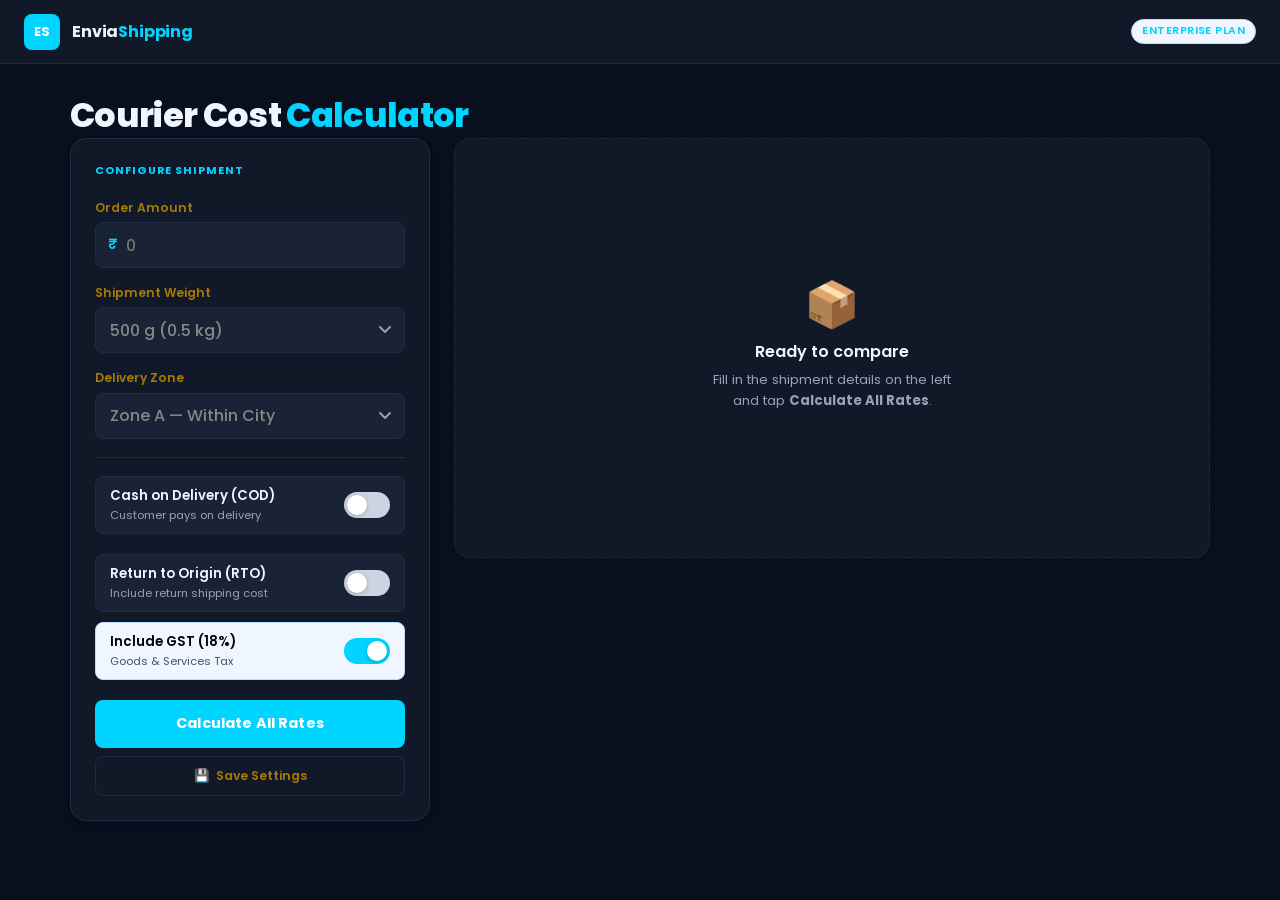
<file: eniva.html>
<!DOCTYPE html>
<html lang="en">
<head>
  <meta charset="UTF-8" />
  <meta name="viewport" content="width=device-width, initial-scale=1.0, viewport-fit=cover" />
  <title>EnviaShipping — Courier Cost Calculator</title>

  <!-- Preconnect first, then font with display=swap prevents FOIT + layout shift -->
  <link rel="preconnect" href="https://fonts.googleapis.com" crossorigin />
  <link rel="preconnect" href="https://fonts.gstatic.com" crossorigin />
  <link href="https://fonts.googleapis.com/css2?family=Poppins:wght@400;500;600;700;800&display=swap" rel="stylesheet" />

  <style>
    /* ── RESET ── */
    *, *::before, *::after {
      box-sizing: border-box;
      margin: 0;
      padding: 0;
    }

    :root {
      --font:       'Poppins', -apple-system, BlinkMacSystemFont, 'Segoe UI', sans-serif;
      --bg:         #0a0f1e;
      --surface:    #111827;
      --surface2:   #1a2236;
      --border:     #1e2d47;
      --accent:     #00d4ff;
      --accent-h:   #0ea5e9;
      --green:      #16a34a;
      --green-bg:   #f0fdf4;
      --green-bd:   #bbf7d0;
      --amber:      #d97706;
      --text:       #f0f6ff;
      --text-2:     #A87A00;
      --text-3:     #94a3b8;
      --shadow-sm:  0 1px 3px rgba(0,0,0,0.06), 0 1px 2px rgba(0,0,0,0.04);
      --shadow-md:  0 4px 12px rgba(0,0,0,0.08), 0 2px 4px rgba(0,0,0,0.04);
      --shadow-lg:  0 8px 24px rgba(0,0,0,0.10), 0 4px 8px rgba(0,0,0,0.05);
      --r-sm:       8px;
      --r:          12px;
      --r-lg:       16px;
      --input-h:    46px;
      --toggle-h:   58px;
      --header-h:   64px;
    }


    html {
      scroll-behavior: smooth;
      overflow-x: hidden;
    }

    body {
      font-family: var(--font);
      font-size: 15px;
      line-height: 1.5;
      color: var(--text);
      background: var(--bg);
      min-height: 100vh;
      -webkit-font-smoothing: antialiased;
      -moz-osx-font-smoothing: grayscale;
      text-rendering: optimizeLegibility;
      /* Reserve scrollbar width to prevent horizontal jump */
      scrollbar-gutter: stable;
    }

    /* ── HEADER ── */
    header {
      height: var(--header-h);
      display: flex;
      align-items: center;
      gap: 12px;
      padding: 0 24px;
      background: var(--surface);
      border-bottom: 1px solid var(--border);
      box-shadow: var(--shadow-sm);
      position: sticky;
      top: 0;
      z-index: 100;
      will-change: transform;
      transform: translateZ(0);
    }

    .logo-mark {
      width: 36px; height: 36px;
      background: var(--accent);
      border-radius: var(--r-sm);
      display: flex; align-items: center; justify-content: center;
      font-size: 13px; font-weight: 700; color: #fff;
      flex-shrink: 0;
      letter-spacing: 0;
    }

    .header-title {
      font-size: 1rem; font-weight: 700;
      color: var(--text); letter-spacing: -0.01em;
    }
    .header-title span { color: var(--accent); }

    .header-badge {
      margin-left: auto;
      background: #eff6ff; border: 1px solid #bfdbfe;
      color: var(--accent); font-size: 0.68rem; font-weight: 600;
      padding: 3px 10px; border-radius: 100px;
      letter-spacing: 0.04em; text-transform: uppercase; white-space: nowrap;
    }

    /* ── WRAPPER ── */
    .wrapper {
      max-width: 1180px;
      margin: 0 auto;
      padding: 32px 20px 64px;
    }

    .page-title {
      font-size: clamp(1.5rem, 3.5vw, 2.1rem);
      font-weight: 800; letter-spacing: -0.02em; line-height: 1.2;
      /* Pre-reserve height so font swap doesn't shift content */
      min-height: 2.6rem;
    }
    .page-title span { color: var(--accent); }

    .page-sub {
      margin-top: 6px; color: var(--text-2);
      font-size: 0.88rem; font-weight: 400;
      /* Reserve line to prevent shift */
      min-height: 1.35rem;
      margin-bottom: 28px;
    }

    /* ── GRID ── */
    .main-grid {
      display: grid;
      grid-template-columns: 360px 1fr;
      gap: 24px;
      align-items: start;
    }
    @media (max-width: 860px) {
      .main-grid { grid-template-columns: 1fr; }
    }

    /* ── PANEL ── */
    .panel {
      background: var(--surface);
      border: 1px solid var(--border);
      border-radius: var(--r-lg);
      padding: 24px;
      box-shadow: var(--shadow-md);
      position: sticky;
      top: calc(var(--header-h) + 16px);
    }
    @media (max-width: 860px) { .panel { position: static; } }

    .panel-label {
      font-size: 0.68rem; font-weight: 700;
      letter-spacing: 0.09em; text-transform: uppercase;
      color: var(--accent); margin-bottom: 20px;
    }

    /* ── FORM ── */
    .field { margin-bottom: 16px; }

    .field-label {
      display: block;
      font-size: 0.76rem; font-weight: 600;
      color: var(--text-2); margin-bottom: 6px;
      /* Fixed height prevents font-swap label shift */
      line-height: 1.4; min-height: 1.08rem;
    }

    .input-wrap { position: relative; }

    .input-prefix {
      position: absolute; left: 13px; top: 50%;
      transform: translateY(-50%);
      color: var(--accent); font-weight: 600; font-size: 0.9rem;
      pointer-events: none;
    }

    input[type="number"],
    select {
      width: 100%;
      height: var(--input-h);
      background: var(--surface2);
      border: 1.5px solid var(--border);
      border-radius: var(--r-sm);
      color: #878787;
      font-family: var(--font);
      font-weight: 500;
      padding: 0 14px;
      outline: none;
      appearance: none; -webkit-appearance: none;
      /* Only non-layout properties in transition */
      transition: border-color 0.2s ease, box-shadow 0.2s ease, background-color 0.2s ease;
      /* Prevent iOS zoom on focus (font-size must be >= 16px) */
      font-size: max(16px, 0.88rem);
    }

    input[type="number"] { padding-left: 30px; }

    input[type="number"]::-webkit-inner-spin-button,
    input[type="number"]::-webkit-outer-spin-button { -webkit-appearance: none; }
    input[type="number"] { -moz-appearance: textfield; }

    input[type="number"]:focus, select:focus {
      border-color: var(--accent);
      box-shadow: 0 0 0 3px rgba(37,99,235,0.12);
      background: #fff;
    }

    select {
      background-image: url("data:image/svg+xml,%3Csvg xmlns='http://www.w3.org/2000/svg' width='12' height='8' viewBox='0 0 12 8'%3E%3Cpath d='M1 1l5 5 5-5' stroke='%2394a3b8' stroke-width='1.8' fill='none' stroke-linecap='round' stroke-linejoin='round'/%3E%3C/svg%3E");
      background-repeat: no-repeat;
      background-position: right 13px center;
      padding-right: 36px;
      cursor: pointer;
    }

    .field-divider { height: 1px; background: var(--border); margin: 18px 0; }

    /* ── TOGGLE ROWS ── */
    .toggle-group {
      display: flex; flex-direction: column; gap: 10px;
      margin-bottom: 20px;
    }

    .toggle-row {
      display: flex; align-items: center; justify-content: space-between;
      min-height: var(--toggle-h);
      background: var(--surface2);
      border: 1.5px solid var(--border);
      border-radius: var(--r-sm);
      padding: 0 14px;
      transition: border-color 0.25s ease, background-color 0.25s ease;
      cursor: default;
    }
    .toggle-row.is-on {
      border-color: #bfdbfe; background: #eff6ff;
    }
.toggle-row.is-on .toggle-label {
  color: #000000;
}

.toggle-row.is-on .toggle-desc {
  color: #475569; 
}


    .toggle-info { display: flex; flex-direction: column; gap: 1px; min-width: 0; }

    .toggle-label {
      font-size: 0.83rem; font-weight: 600; color: var(--text);
      white-space: nowrap; overflow: hidden; text-overflow: ellipsis;
    }
    .toggle-desc { font-size: 0.7rem; font-weight: 400; color: var(--text-3); }

    /* iOS toggle switch — GPU-composited, zero layout cost */
    .toggle-switch { position: relative; flex-shrink: 0; margin-left: 12px; }
    .toggle-switch input {
      position: absolute; opacity: 0; width: 0; height: 0; pointer-events: none;
    }
    .toggle-switch .knob {
      display: block; width: 46px; height: 26px;
      background: #cbd5e1; border-radius: 100px; cursor: pointer;
      will-change: background-color;
      transition: background-color 0.22s ease;
      position: relative;
    }
    .toggle-switch .knob::after {
      content: ''; position: absolute;
      left: 3px; top: 3px; width: 20px; height: 20px;
      background: #fff; border-radius: 50%;
      box-shadow: 0 1px 4px rgba(0,0,0,0.22);
      will-change: transform;
      transition: transform 0.22s ease;
    }
    .toggle-switch input:checked + .knob { background: var(--accent); }
    .toggle-switch input:checked + .knob::after { transform: translateX(20px); }
    .toggle-switch input:focus-visible + .knob { outline: 2px solid var(--accent); outline-offset: 2px; }

    /* ── COD SUB-PANEL — height reveal, no display toggle = no reflow ── */
    .cod-sub-wrap {
      overflow: hidden; max-height: 0;
      transition: max-height 0.28s ease, opacity 0.28s ease;
      opacity: 0;
    }
    .cod-sub-wrap.open { max-height: 90px; opacity: 1; }

    .cod-sub {
      background: #eff6ff; border: 1.5px solid #bfdbfe;
      border-radius: var(--r-sm); padding: 12px 14px; margin-top: 6px;
    }
    .cod-mode-label {
      font-size: 0.7rem; font-weight: 600; color: var(--text-2);
      margin-bottom: 8px;
    }
    .pill-toggle { display: flex; gap: 6px; }
    .pill-btn {
      flex: 1; height: 32px;
      border-radius: 6px; border: 1.5px solid var(--border);
      background: #fff; color: var(--text-2);
      font-family: var(--font); font-size: 0.76rem; font-weight: 600;
      cursor: pointer;
      transition: background-color 0.18s ease, border-color 0.18s ease, color 0.18s ease;
      white-space: nowrap;
    }
    .pill-btn:hover { background: #f1f5f9; }
    .pill-btn.active { background: var(--accent); border-color: var(--accent); color: #fff; }

    /* ── BUTTONS ── */
    #calc-btn {
      width: 100%; height: 48px;
      border-radius: var(--r-sm); border: none;
      background: var(--accent); color: #fff;
      font-family: var(--font); font-size: 0.9rem; font-weight: 700;
      cursor: pointer; letter-spacing: 0.01em;
      transition: filter 0.18s ease, transform 0.1s ease;
      user-select: none; -webkit-tap-highlight-color: transparent;
    }
    #calc-btn:hover { filter: brightness(1.08); }
    #calc-btn:active { transform: scale(0.987); filter: brightness(0.96); }

    .save-btn {
      width: 100%; height: 40px; margin-top: 8px;
      border-radius: var(--r-sm); border: 1.5px solid var(--border);
      background: transparent; color: var(--text-2);
      font-family: var(--font); font-size: 0.78rem; font-weight: 600;
      cursor: pointer;
      transition: border-color 0.18s ease, color 0.18s ease, background-color 0.18s ease;
      -webkit-tap-highlight-color: transparent;
    }
    .save-btn:hover { border-color: var(--accent); color: var(--accent); background: #eff6ff; }

    /* ── RESULTS COLUMN ── */
    .results-col {
      /* Pre-allocate space so left panel never jumps */
      min-height: 420px;
      position: relative;
    }

    /* Empty state */
    #empty-state {
      display: flex; flex-direction: column;
      align-items: center; justify-content: center;
      min-height: 420px;
      border: 1.5px dashed var(--border);
      border-radius: var(--r-lg);
      background: var(--surface);
      text-align: center; padding: 40px 20px;
      transition: opacity 0.2s ease;
      position: relative;
    }
    #empty-state.hidden {
      opacity: 0; pointer-events: none;
      position: absolute; top: 0; left: 0; right: 0;
      visibility: hidden;
    }
    .es-icon { font-size: 2.8rem; margin-bottom: 12px; line-height: 1; }
    .es-title { font-size: 1rem; font-weight: 600; color: var(--text); margin-bottom: 5px; }
    .es-sub { font-size: 0.82rem; color: var(--text-3); line-height: 1.65; }

    /* Results section — opacity+transform reveal, zero reflow */
    #results-section {
      opacity: 0; pointer-events: none;
      transform: translateY(8px);
      will-change: opacity, transform;
      transition: opacity 0.3s ease, transform 0.3s ease;
    }
    #results-section.visible {
      opacity: 1; pointer-events: auto; transform: translateY(0);
    }

    /* ── BEST BANNER ── */
    .best-banner {
      display: flex; align-items: center; gap: 16px;
      background: var(--green-bg); border: 1.5px solid var(--green-bd);
      border-radius: var(--r-lg);
      padding: 18px 20px; margin-bottom: 14px;
      box-shadow: var(--shadow-sm);
      /* Fixed height prevents banner jump between calculations */
      min-height: 84px;
    }
    .best-icon {
      width: 44px; height: 44px; background: var(--green);
      border-radius: 10px; display: flex; align-items: center;
      justify-content: center; font-size: 20px; flex-shrink: 0;
    }
    .best-meta { flex: 1; min-width: 0; }
    .best-label {
      font-size: 0.66rem; font-weight: 700;
      letter-spacing: 0.08em; text-transform: uppercase;
      color: var(--green); margin-bottom: 1px;
    }
    .best-name {
      font-size: 0.98rem; font-weight: 700; color: #000;
      white-space: nowrap; overflow: hidden; text-overflow: ellipsis;
      line-height: 1.4; min-height: 1.4rem;
    }
    .best-cost { font-size: 0.74rem; color: var(--text-2); min-height: 1.1rem; }
    .best-price {
      font-size: 1.6rem; font-weight: 800; color: var(--green);
      flex-shrink: 0; white-space: nowrap;
      /* Fixed width prevents banner resize when price digits change */
      min-width: 88px; text-align: right; line-height: 1.2;
      font-variant-numeric: tabular-nums;
    }

    /* ── RESULTS HEADER ── */
    .results-header {
      display: flex; justify-content: space-between; align-items: center;
      margin-bottom: 10px; min-height: 22px;
    }
    .results-title {
      font-size: 0.68rem; font-weight: 700;
      letter-spacing: 0.08em; text-transform: uppercase; color: var(--text-2);
    }
    .sort-info { font-size: 0.7rem; color: var(--text-3); }

    /* ── COURIER CARDS ── */
    .cards-grid { display: flex; flex-direction: column; gap: 10px; }

    .courier-card {
      background: var(--surface);
      border: 1.5px solid var(--border);
      border-radius: var(--r);
      padding: 14px 18px;
      /* Fixed min-height = no height jump between cards */
      min-height: 86px;
      display: grid;
      grid-template-columns: 1fr auto;
      align-items: center;
      gap: 10px;
      box-shadow: var(--shadow-sm);
      /* GPU layer */
      will-change: transform;
      /* Start invisible for stagger animation */
      opacity: 0;
      transform: translateY(6px);
    }

    /* Revealed state — added by JS after rAF */
    .courier-card.revealed {
      opacity: 1;
      transform: translateY(0);
      transition: opacity 0.22s ease, transform 0.22s ease,
                  border-color 0.18s ease, box-shadow 0.18s ease;
    }

    /* Hover — only composited props */
    .courier-card.revealed:hover {
      transform: translateY(-1px);
      border-color: #bfdbfe;
      box-shadow: var(--shadow-md);
    }

    .courier-card.cheapest {
      border-color: var(--green-bd);
      background: var(--green-bg);
      box-shadow: 0 4px 12px rgba(22,163,74,0.08);
    }
.courier-card.cheapest .card-name-text {
  color: #000000;
}
.courier-card.cheapest .bi-val {
  color: #000000;
}

    .courier-card.cheapest.revealed:hover { border-color: #86efac; }

    .card-left { min-width: 0; }

    .card-courier-name {
      display: flex; align-items: center; gap: 7px;
      margin-bottom: 7px;
      /* Fixed height — emoji + text won't shift */
      min-height: 22px;
    }
    .card-emoji { font-size: 1rem; line-height: 1; flex-shrink: 0; width: 20px; text-align: center; }
    .card-name-text {
      font-size: 0.86rem; font-weight: 700; color: var(--text);
      white-space: nowrap; overflow: hidden; text-overflow: ellipsis;
    }
    .cheapest-tag {
      background: var(--green); color: #fff;
      font-size: 0.6rem; font-weight: 700;
      padding: 2px 7px; border-radius: 100px;
      letter-spacing: 0.04em; text-transform: uppercase;
      flex-shrink: 0; white-space: nowrap;
    }

    .card-breakdown { display: flex; gap: 14px; flex-wrap: wrap; }

    .breakdown-item { display: flex; flex-direction: column; min-width: 52px; }

    .bi-label {
      font-size: 0.6rem; font-weight: 600;
      text-transform: uppercase; letter-spacing: 0.05em;
      color: var(--text-3); line-height: 1.3;
      min-height: 0.88rem;
    }
    .bi-val {
      font-size: 0.8rem; font-weight: 600; color: var(--text);
      line-height: 1.4; min-height: 1.15rem;
      /* Tabular nums — value changes won't shift widths */
      font-variant-numeric: tabular-nums;
    }
    .bi-val.is-accent { color: var(--accent); }
    .bi-val.is-amber  { color: var(--amber); }

    .card-right {
      text-align: right; flex-shrink: 0;
      /* Fixed width prevents grid column from resizing */
      min-width: 92px;
    }
    .card-total-label {
      font-size: 0.6rem; font-weight: 600;
      text-transform: uppercase; letter-spacing: 0.05em;
      color: var(--text-3); min-height: 0.88rem;
    }
    .card-total {
      font-size: 1.3rem; font-weight: 800; color: var(--text);
      line-height: 1.2; white-space: nowrap;
      font-variant-numeric: tabular-nums;
      /* Reserve min-height to prevent card height bounce */
      min-height: 1.6rem;
    }
    .courier-card.cheapest .card-total { color: var(--green); }

    .card-rank { font-size: 0.66rem; color: var(--text-3); min-height: 1rem; }

    /* ── TOAST ── */
    .toast {
      position: fixed; bottom: 24px; right: 24px;
      background: var(--text); color: #fff;
      padding: 11px 18px; border-radius: var(--r-sm);
      font-size: 0.8rem; font-weight: 600;
      box-shadow: var(--shadow-lg);
      transform: translateY(72px) translateZ(0);
      opacity: 0;
      will-change: transform, opacity;
      transition: transform 0.28s ease, opacity 0.28s ease;
      z-index: 9999; pointer-events: none;
    }
    .toast.show { transform: translateY(0) translateZ(0); opacity: 1; }

    /* ── SCROLLBAR ── */
    ::-webkit-scrollbar { width: 6px; }
    ::-webkit-scrollbar-track { background: transparent; }
    ::-webkit-scrollbar-thumb { background: var(--border); border-radius: 3px; }

    /* ── MOBILE ── */
    @media (max-width: 600px) {
      .wrapper { padding: 20px 14px 48px; }
      header   { padding: 0 16px; }
      .header-badge { display: none; }
      .panel   { padding: 18px 16px; }
      .best-banner { flex-wrap: wrap; min-height: auto; padding: 14px 16px; gap: 10px; }
      .best-price  { min-width: unset; }
      .card-breakdown { gap: 10px; }
      .breakdown-item { min-width: 46px; }
      .card-total { font-size: 1.15rem; }
      .card-right { min-width: 80px; }
    }
  </style>
</head>
<body>

<header>
  <div class="logo-mark">ES</div>
  <span class="header-title">Envia<span>Shipping</span></span>
  <span class="header-badge">Enterprise Plan</span>
</header>

<div class="wrapper">

  <h1 class="page-title">Courier Cost <span>Calculator</span></h1>
 

  <div class="main-grid">

    <!-- LEFT: Input Panel -->
    <div class="panel">
      <div class="panel-label">Configure Shipment</div>

      <div class="field">
        <label class="field-label" for="order-amount">Order Amount</label>
        <div class="input-wrap">
          <span class="input-prefix">₹</span>
          <input type="number" id="order-amount" placeholder="0" min="0" inputmode="decimal" />
        </div>
      </div>

      <div class="field">
        <label class="field-label" for="weight-select">Shipment Weight</label>
        <select id="weight-select">
          <option value="0.5">500 g (0.5 kg)</option>
          <option value="1">1 kg</option>
          <option value="1.5">1.5 kg</option>
          <option value="2">2 kg</option>
          <option value="2.5">2.5 kg</option>
          <option value="3">3 kg</option>
          <option value="3.5">3.5 kg</option>
          <option value="4">4 kg</option>
          <option value="4.5">4.5 kg</option>
          <option value="5">5 kg</option>
        </select>
      </div>

      <div class="field">
        <label class="field-label" for="zone-select">Delivery Zone</label>
        <select id="zone-select">
          <option value="A">Zone A — Within City</option>
          <option value="B">Zone B — City to City</option>
          <option value="C">Zone C — Within State</option>
          <option value="D">Zone D — Metro to Metro</option>
          <option value="E">Zone E — Rest of India</option>
          <option value="F">Zone F — Remote Area</option>
        </select>
      </div>

      <div class="field-divider"></div>

      <div class="toggle-group">

        <div class="toggle-row" id="cod-row">
          <div class="toggle-info">
            <span class="toggle-label">Cash on Delivery (COD)</span>
            <span class="toggle-desc">Customer pays on delivery</span>
          </div>
          <label class="toggle-switch">
            <input type="checkbox" id="cod-toggle" />
            <span class="knob"></span>
          </label>
        </div>

        <div class="cod-sub-wrap" id="cod-sub-wrap">
          <div class="cod-sub">
            <div class="cod-mode-label">COD Charge Mode</div>
            <div class="pill-toggle">
              <button class="pill-btn active" id="cod-percent-btn">2% of Order</button>
              <button class="pill-btn" id="cod-flat-btn">Flat ₹40</button>
            </div>
          </div>
        </div>

        <div class="toggle-row" id="rto-row">
          <div class="toggle-info">
            <span class="toggle-label">Return to Origin (RTO)</span>
            <span class="toggle-desc">Include return shipping cost</span>
          </div>
          <label class="toggle-switch">
            <input type="checkbox" id="rto-toggle" />
            <span class="knob"></span>
          </label>
        </div>

        <div class="toggle-row is-on" id="gst-row">
          <div class="toggle-info">
            <span class="toggle-label">Include GST (18%)</span>
            <span class="toggle-desc">Goods &amp; Services Tax</span>
          </div>
          <label class="toggle-switch">
            <input type="checkbox" id="gst-toggle" checked />
            <span class="knob"></span>
          </label>
        </div>

      </div>

      <button id="calc-btn">Calculate All Rates</button>
      <button class="save-btn" id="save-btn">💾 &nbsp;Save Settings</button>
    </div>

    <!-- RIGHT: Results -->
    <div class="results-col">

      <div id="empty-state">
        <div class="es-icon">📦</div>
        <p class="es-title">Ready to compare</p>
        <p class="es-sub">Fill in the shipment details on the left<br>and tap <strong>Calculate All Rates</strong>.</p>
      </div>

      <div id="results-section" aria-live="polite">
        <div class="best-banner">
          <div class="best-icon">🏆</div>
          <div class="best-meta">
            <div class="best-label">Best Recommendation</div>
            <div class="best-name" id="best-name">&nbsp;</div>
            <div class="best-cost" id="best-desc">&nbsp;</div>
          </div>
          <div class="best-price" id="best-price">&nbsp;</div>
        </div>

        <div class="results-header">
          <span class="results-title">All Couriers</span>
          <span class="sort-info">Sorted: lowest → highest</span>
        </div>

        <div class="cards-grid" id="cards-grid"></div>
      </div>

    </div>
  </div>
</div>

<div class="toast" id="toast" role="status" aria-live="polite"></div>

<script src="script.js"></script>
</body>
</html>
</file>
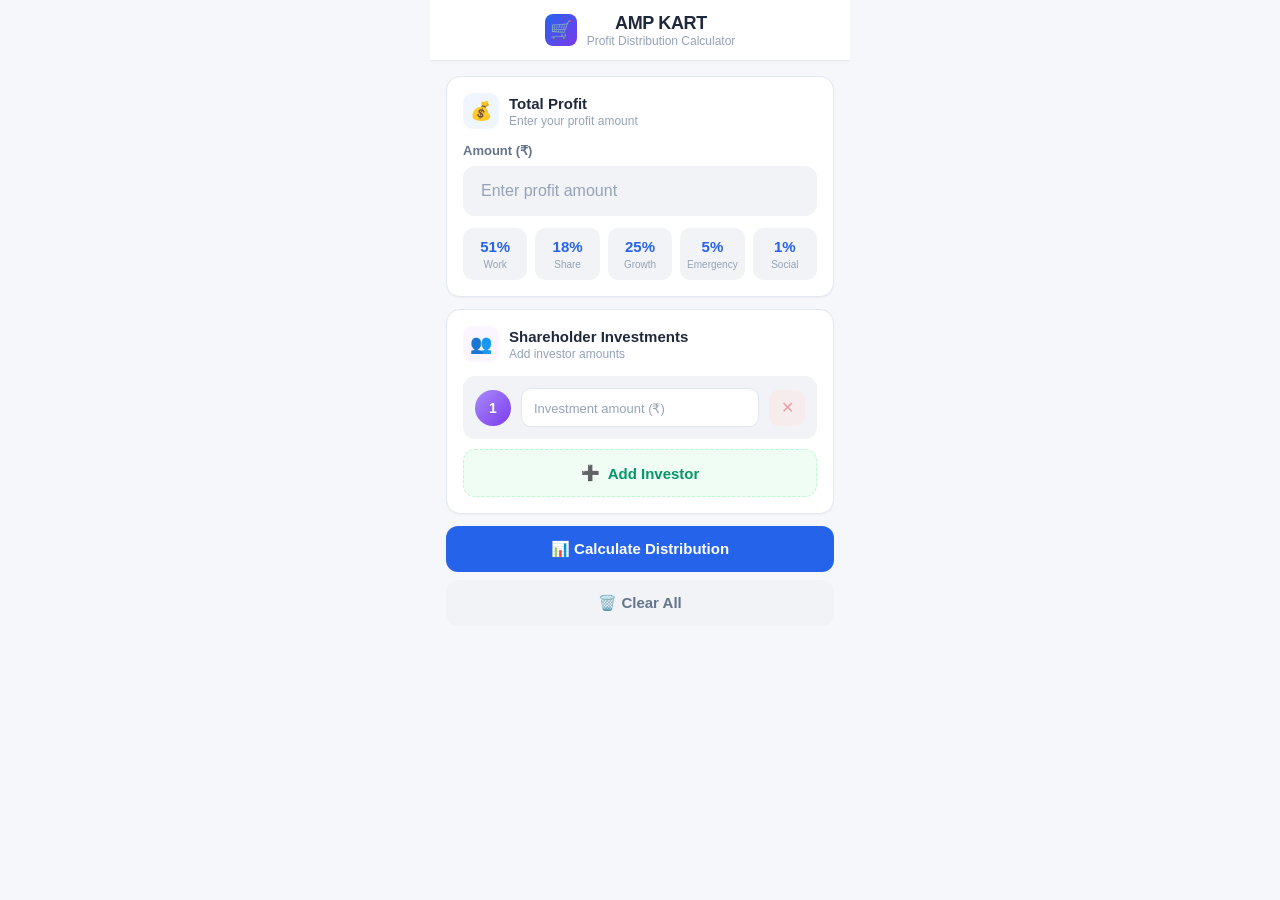
<file: profit.html>
<!DOCTYPE html>
<html lang="en">
<head>
    <meta charset="UTF-8">
    <meta name="viewport" content="width=device-width, initial-scale=1.0, maximum-scale=1.0, user-scalable=no">
    <meta name="apple-mobile-web-app-capable" content="yes">
    <meta name="apple-mobile-web-app-status-bar-style" content="default">
    <title>AMP KART Profit Calculator</title>
    <style>
        * {
            margin: 0;
            padding: 0;
            box-sizing: border-box;
            -webkit-tap-highlight-color: transparent;
        }

        :root {
            --primary: #2563eb;
            --primary-dark: #1d4ed8;
            --success: #10b981;
            --success-dark: #059669;
            --danger: #ef4444;
            --warning: #f59e0b;
            --bg-main: #f5f7fb;
            --bg-card: #ffffff;
            --bg-input: #f1f3f6;
            --text-primary: #1e293b;
            --text-secondary: #64748b;
            --text-muted: #94a3b8;
            --border: #e2e8f0;
            --shadow-sm: 0 1px 2px rgba(0, 0, 0, 0.04);
            --shadow-md: 0 4px 12px rgba(0, 0, 0, 0.06);
            --shadow-lg: 0 8px 24px rgba(0, 0, 0, 0.08);
        }

        html {
            font-size: 16px;
        }

        body {
            font-family: -apple-system, BlinkMacSystemFont, 'Inter', 'Segoe UI', Roboto, sans-serif;
            background: var(--bg-main);
            min-height: 100vh;
            display: flex;
            justify-content: center;
            padding: 0;
            -webkit-font-smoothing: antialiased;
            -moz-osx-font-smoothing: grayscale;
        }

        .app-container {
            width: 100%;
            max-width: 420px;
            min-height: 100vh;
            background: var(--bg-main);
            position: relative;
            overflow-x: hidden;
        }

        /* App Bar / Header */
        .app-bar {
            position: sticky;
            top: 0;
            z-index: 100;
            background: #ffffff;
            height: 60px;
            display: flex;
            align-items: center;
            justify-content: center;
            padding: 0 16px;
            box-shadow: 0 1px 3px rgba(0, 0, 0, 0.08);
        }

        .app-bar-content {
            display: flex;
            align-items: center;
            gap: 10px;
        }

        .app-bar-logo {
            width: 32px;
            height: 32px;
            background: linear-gradient(135deg, var(--primary) 0%, #7c3aed 100%);
            border-radius: 8px;
            display: flex;
            align-items: center;
            justify-content: center;
            font-size: 18px;
        }

        .app-bar-title {
            text-align: center;
        }

        .app-bar-title h1 {
            font-size: 1.125rem;
            font-weight: 700;
            color: var(--text-primary);
            letter-spacing: -0.02em;
        }

        .app-bar-title p {
            font-size: 0.75rem;
            color: var(--text-muted);
            font-weight: 500;
        }

        /* Main Content */
        .content {
            padding: 16px;
            padding-bottom: calc(80px + env(safe-area-inset-bottom, 16px));
        }

        /* Toast Messages */
        .toast {
            position: fixed;
            top: 70px;
            left: 50%;
            transform: translateX(-50%);
            padding: 12px 20px;
            border-radius: 12px;
            font-size: 0.875rem;
            font-weight: 500;
            z-index: 1000;
            display: none;
            box-shadow: var(--shadow-lg);
            max-width: calc(100% - 32px);
            text-align: center;
        }

        .toast.error {
            background: #fef2f2;
            color: #dc2626;
            border: 1px solid #fecaca;
        }

        .toast.success {
            background: #f0fdf4;
            color: #16a34a;
            border: 1px solid #bbf7d0;
        }

        /* Section Card */
        .section-card {
            background: var(--bg-card);
            border-radius: 14px;
            padding: 16px;
            margin-bottom: 12px;
            box-shadow: var(--shadow-sm);
            border: 1px solid var(--border);
        }

        .section-header {
            display: flex;
            align-items: center;
            gap: 10px;
            margin-bottom: 14px;
        }

        .section-icon {
            width: 36px;
            height: 36px;
            border-radius: 10px;
            display: flex;
            align-items: center;
            justify-content: center;
            font-size: 18px;
        }

        .section-icon.blue { background: #eff6ff; }
        .section-icon.green { background: #f0fdf4; }
        .section-icon.purple { background: #faf5ff; }

        .section-title-text {
            flex: 1;
        }

        .section-title-text h2 {
            font-size: 0.9375rem;
            font-weight: 600;
            color: var(--text-primary);
        }

        .section-title-text p {
            font-size: 0.75rem;
            color: var(--text-muted);
            margin-top: 2px;
        }

        /* Input Styles */
        .input-field {
            width: 100%;
            padding: 14px 16px;
            background: var(--bg-input);
            border: 2px solid transparent;
            border-radius: 12px;
            font-size: 1rem;
            font-family: inherit;
            color: var(--text-primary);
            transition: all 0.2s ease;
            outline: none;
        }

        .input-field::placeholder {
            color: var(--text-muted);
        }

        .input-field:focus {
            background: #ffffff;
            border-color: var(--primary);
            box-shadow: 0 0 0 4px rgba(37, 99, 235, 0.1);
        }

        .input-label {
            display: block;
            font-size: 0.8125rem;
            font-weight: 600;
            color: var(--text-secondary);
            margin-bottom: 8px;
        }

        .input-group {
            margin-bottom: 14px;
        }

        /* Distribution Preview */
        .distribution-grid {
            display: grid;
            grid-template-columns: repeat(5, 1fr);
            gap: 8px;
            margin-top: 12px;
        }

        .dist-item {
            text-align: center;
            padding: 10px 4px;
            background: var(--bg-input);
            border-radius: 10px;
        }

        .dist-percent {
            font-size: 0.9375rem;
            font-weight: 700;
            color: var(--primary);
        }

        .dist-label {
            font-size: 0.625rem;
            color: var(--text-muted);
            margin-top: 4px;
            font-weight: 500;
        }

        /* Investor Row */
        .investor-card {
            background: var(--bg-input);
            border-radius: 12px;
            padding: 12px;
            margin-bottom: 10px;
            display: flex;
            align-items: center;
            gap: 10px;
            animation: slideUp 0.25s ease;
        }

        @keyframes slideUp {
            from {
                opacity: 0;
                transform: translateY(8px);
            }
            to {
                opacity: 1;
                transform: translateY(0);
            }
        }

        .investor-avatar {
            width: 36px;
            height: 36px;
            border-radius: 50%;
            background: linear-gradient(135deg, #a78bfa 0%, #7c3aed 100%);
            display: flex;
            align-items: center;
            justify-content: center;
            color: white;
            font-size: 0.875rem;
            font-weight: 600;
            flex-shrink: 0;
        }

        .investor-input-wrap {
            flex: 1;
        }

        .investor-input-wrap input {
            width: 100%;
            padding: 10px 12px;
            background: #ffffff;
            border: 1.5px solid var(--border);
            border-radius: 10px;
            font-size: 0.9375rem;
            font-family: inherit;
            color: var(--text-primary);
            transition: all 0.2s ease;
            outline: none;
        }

        .investor-input-wrap input::placeholder {
            color: var(--text-muted);
            font-size: 0.8125rem;
        }

        .investor-input-wrap input:focus {
            border-color: var(--primary);
            box-shadow: 0 0 0 3px rgba(37, 99, 235, 0.1);
        }

        .btn-remove {
            width: 36px;
            height: 36px;
            border-radius: 10px;
            border: none;
            background: #fee2e2;
            color: #dc2626;
            font-size: 1rem;
            cursor: pointer;
            display: flex;
            align-items: center;
            justify-content: center;
            transition: all 0.15s ease;
            flex-shrink: 0;
        }

        .btn-remove:active {
            transform: scale(0.95);
            background: #fecaca;
        }

        .btn-remove:disabled {
            opacity: 0.4;
            cursor: not-allowed;
        }

        /* Buttons */
        .btn {
            padding: 14px 24px;
            border: none;
            border-radius: 12px;
            font-size: 0.9375rem;
            font-weight: 600;
            font-family: inherit;
            cursor: pointer;
            transition: all 0.15s ease;
            display: flex;
            align-items: center;
            justify-content: center;
            gap: 8px;
        }

        .btn-primary {
            background: var(--primary);
            color: white;
            width: 100%;
            margin-top: 8px;
        }

        .btn-primary:active {
            background: var(--primary-dark);
            transform: scale(0.98);
        }

        .btn-secondary {
            background: var(--bg-input);
            color: var(--text-secondary);
            width: 100%;
            margin-top: 8px;
        }

        .btn-secondary:active {
            background: var(--border);
            transform: scale(0.98);
        }

        .btn-add {
            background: #f0fdf4;
            color: var(--success-dark);
            width: 100%;
            margin-top: 4px;
            border: 1.5px dashed #bbf7d0;
        }

        .btn-add:active {
            background: #dcfce7;
            transform: scale(0.98);
        }

        /* Results Section */
        .results {
            display: none;
            animation: fadeIn 0.3s ease;
        }

        @keyframes fadeIn {
            from { opacity: 0; }
            to { opacity: 1; }
        }

        .results-header {
            display: flex;
            align-items: center;
            gap: 8px;
            margin-bottom: 14px;
            padding-bottom: 10px;
            border-bottom: 1px solid var(--border);
        }

        .results-header h2 {
            font-size: 1rem;
            font-weight: 700;
            color: var(--text-primary);
        }

        /* Result Cards */
        .result-card {
            background: var(--bg-card);
            border-radius: 14px;
            padding: 14px;
            margin-bottom: 10px;
            box-shadow: var(--shadow-sm);
            border: 1px solid var(--border);
            animation: cardSlideUp 0.35s ease backwards;
        }

        .result-card:nth-child(1) { animation-delay: 0.05s; }
        .result-card:nth-child(2) { animation-delay: 0.1s; }
        .result-card:nth-child(3) { animation-delay: 0.15s; }
        .result-card:nth-child(4) { animation-delay: 0.2s; }
        .result-card:nth-child(5) { animation-delay: 0.25s; }

        @keyframes cardSlideUp {
            from {
                opacity: 0;
                transform: translateY(12px);
            }
            to {
                opacity: 1;
                transform: translateY(0);
            }
        }

        .result-header {
            display: flex;
            align-items: center;
            justify-content: space-between;
            margin-bottom: 8px;
        }

        .result-title-wrap {
            display: flex;
            align-items: center;
            gap: 10px;
        }

        .result-icon {
            width: 32px;
            height: 32px;
            border-radius: 50%;
            display: flex;
            align-items: center;
            justify-content: center;
            font-size: 14px;
        }

        .result-icon.work { background: #eff6ff; }
        .result-icon.shareholder { background: #faf5ff; }
        .result-icon.growth { background: #f0fdf4; }
        .result-icon.emergency { background: #fef2f2; }
        .result-icon.social { background: #fefce8; }

        .result-title {
            font-size: 0.875rem;
            font-weight: 600;
            color: var(--text-primary);
        }

        .result-badge {
            font-size: 0.6875rem;
            font-weight: 600;
            padding: 3px 8px;
            border-radius: 20px;
            background: var(--bg-input);
            color: var(--text-secondary);
        }

        .result-amount {
            font-size: 1.5rem;
            font-weight: 700;
            color: var(--text-primary);
            text-align: right;
            letter-spacing: -0.02em;
        }

        .sub-results {
            margin-top: 12px;
            padding-top: 12px;
            border-top: 1px solid var(--border);
        }

        .sub-header {
            font-size: 0.75rem;
            color: var(--text-muted);
            margin-bottom: 8px;
            font-weight: 500;
        }

        .sub-item {
            display: flex;
            justify-content: space-between;
            align-items: center;
            padding: 6px 0;
        }

        .sub-item-name {
            font-size: 0.8125rem;
            color: var(--text-secondary);
        }

        .sub-item-value {
            font-size: 0.875rem;
            font-weight: 600;
            color: var(--text-primary);
        }

        /* Investor Result */
        .investor-result {
            background: var(--bg-input);
            border-radius: 10px;
            padding: 10px 12px;
            margin-bottom: 8px;
            display: flex;
            justify-content: space-between;
            align-items: center;
        }

        .investor-result-info {
            display: flex;
            align-items: center;
            gap: 10px;
        }

        .investor-result-avatar {
            width: 28px;
            height: 28px;
            border-radius: 50%;
            background: linear-gradient(135deg, #a78bfa 0%, #7c3aed 100%);
            display: flex;
            align-items: center;
            justify-content: center;
            color: white;
            font-size: 0.75rem;
            font-weight: 600;
        }

        .investor-result-name {
            font-size: 0.8125rem;
            font-weight: 600;
            color: var(--text-primary);
        }

        .investor-result-detail {
            font-size: 0.6875rem;
            color: var(--text-muted);
            margin-top: 2px;
        }

        .investor-result-amount {
            font-size: 0.9375rem;
            font-weight: 700;
            color: var(--primary);
        }

        .total-investment-row {
            margin-top: 10px;
            padding-top: 10px;
            border-top: 1px dashed var(--border);
            display: flex;
            justify-content: space-between;
            font-size: 0.8125rem;
        }

        .total-investment-row span:first-child {
            color: var(--text-secondary);
        }

        .total-investment-row span:last-child {
            font-weight: 600;
            color: var(--text-primary);
        }

        /* Safe Area Bottom */
        .safe-bottom {
            height: env(safe-area-inset-bottom, 16px);
        }

        /* Error state for inputs */
        .input-error {
            border-color: var(--danger) !important;
            background: #fef2f2 !important;
        }
    </style>
</head>
<body>
    <div class="app-container">
        <!-- App Bar -->
        <div class="app-bar">
            <div class="app-bar-content">
                <div class="app-bar-logo">🛒</div>
                <div class="app-bar-title">
                    <h1>AMP KART</h1>
                    <p>Profit Distribution Calculator</p>
                </div>
            </div>
        </div>

        <!-- Toast Messages -->
        <div class="toast error" id="errorMessage"></div>
        <div class="toast success" id="successMessage"></div>

        <div class="content">
            <!-- Total Profit Input Section -->
            <div class="section-card">
                <div class="section-header">
                    <div class="section-icon blue">💰</div>
                    <div class="section-title-text">
                        <h2>Total Profit</h2>
                        <p>Enter your profit amount</p>
                    </div>
                </div>
                <div class="input-group" style="margin-bottom: 0;">
                    <label class="input-label" for="totalProfit">Amount (₹)</label>
                    <input type="number" class="input-field" id="totalProfit" placeholder="Enter profit amount" min="0">
                </div>
                <div class="distribution-grid">
                    <div class="dist-item">
                        <div class="dist-percent">51%</div>
                        <div class="dist-label">Work</div>
                    </div>
                    <div class="dist-item">
                        <div class="dist-percent">18%</div>
                        <div class="dist-label">Share</div>
                    </div>
                    <div class="dist-item">
                        <div class="dist-percent">25%</div>
                        <div class="dist-label">Growth</div>
                    </div>
                    <div class="dist-item">
                        <div class="dist-percent">5%</div>
                        <div class="dist-label">Emergency</div>
                    </div>
                    <div class="dist-item">
                        <div class="dist-percent">1%</div>
                        <div class="dist-label">Social</div>
                    </div>
                </div>
            </div>

            <!-- Shareholder Investment Section -->
            <div class="section-card">
                <div class="section-header">
                    <div class="section-icon purple">👥</div>
                    <div class="section-title-text">
                        <h2>Shareholder Investments</h2>
                        <p>Add investor amounts</p>
                    </div>
                </div>
                <div id="investorInputs">
                    <!-- Dynamic investor inputs will be added here -->
                </div>
                <button class="btn btn-add" onclick="addInvestor()">
                    <span>➕</span> Add Investor
                </button>
            </div>

            <!-- Action Buttons -->
            <button class="btn btn-primary" onclick="calculate()">
                📊 Calculate Distribution
            </button>
            <button class="btn btn-secondary" onclick="clearAll()">
                🗑️ Clear All
            </button>

            <!-- Results Section -->
            <div class="results" id="results">
                <div class="section-card" style="margin-top: 16px;">
                    <div class="results-header">
                        <span>📈</span>
                        <h2>Distribution Results</h2>
                    </div>

                    <!-- Work Profit Result -->
                    <div class="result-card">
                        <div class="result-header">
                            <div class="result-title-wrap">
                                <div class="result-icon work">💼</div>
                                <span class="result-title">Work Profit</span>
                            </div>
                            <span class="result-badge">51%</span>
                        </div>
                        <div class="result-amount" id="workProfitTotal">₹0</div>
                        <div class="sub-results">
                            <div class="sub-header">Split among 3 Founders</div>
                            <div class="sub-item">
                                <span class="sub-item-name">Founder 1</span>
                                <span class="sub-item-value" id="founder1">₹0</span>
                            </div>
                            <div class="sub-item">
                                <span class="sub-item-name">Founder 2</span>
                                <span class="sub-item-value" id="founder2">₹0</span>
                            </div>
                            <div class="sub-item">
                                <span class="sub-item-name">Founder 3</span>
                                <span class="sub-item-value" id="founder3">₹0</span>
                            </div>
                        </div>
                    </div>

                    <!-- Shareholder Profit Result -->
                    <div class="result-card">
                        <div class="result-header">
                            <div class="result-title-wrap">
                                <div class="result-icon shareholder">👥</div>
                                <span class="result-title">Shareholder Profit</span>
                            </div>
                            <span class="result-badge">18%</span>
                        </div>
                        <div class="result-amount" id="shareholderTotal">₹0</div>
                        <div class="sub-results" id="investorResults">
                            <!-- Dynamic investor results will be added here -->
                        </div>
                    </div>

                    <!-- Growth Fund Result -->
                    <div class="result-card">
                        <div class="result-header">
                            <div class="result-title-wrap">
                                <div class="result-icon growth">📈</div>
                                <span class="result-title">Company Growth Fund</span>
                            </div>
                            <span class="result-badge">25%</span>
                        </div>
                        <div class="result-amount" id="growthFund">₹0</div>
                    </div>

                    <!-- Emergency Fund Result -->
                    <div class="result-card">
                        <div class="result-header">
                            <div class="result-title-wrap">
                                <div class="result-icon emergency">🚨</div>
                                <span class="result-title">Emergency Fund</span>
                            </div>
                            <span class="result-badge">5%</span>
                        </div>
                        <div class="result-amount" id="emergencyFund">₹0</div>
                    </div>

                    <!-- Social Contribution Result -->
                    <div class="result-card">
                        <div class="result-header">
                            <div class="result-title-wrap">
                                <div class="result-icon social">❤️</div>
                                <span class="result-title">Social Contribution</span>
                            </div>
                            <span class="result-badge">1%</span>
                        </div>
                        <div class="result-amount" id="socialContribution">₹0</div>
                    </div>
                </div>
            </div>

            <div class="safe-bottom"></div>
        </div>
    </div>

    <script>
        let investorCount = 0;
        const MIN_INVESTORS = 1;

        // Initialize with one investor input
        function initialize() {
            addInvestor();
        }

        // Add new investor input field
        function addInvestor() {
            investorCount++;
            const investorInputs = document.getElementById('investorInputs');
            
            const row = document.createElement('div');
            row.className = 'investor-card';
            row.id = `investor-row-${investorCount}`;
            
            row.innerHTML = `
                <div class="investor-avatar">${investorCount}</div>
                <div class="investor-input-wrap">
                    <input type="number" 
                           id="investor-${investorCount}" 
                           placeholder="Investment amount (₹)" 
                           min="0">
                </div>
                <button class="btn-remove" 
                        onclick="removeInvestor(${investorCount})" 
                        id="remove-btn-${investorCount}">
                    ✕
                </button>
            `;
            
            investorInputs.appendChild(row);
            updateRemoveButtons();
        }

        // Remove investor input field
        function removeInvestor(id) {
            const totalInvestors = document.querySelectorAll('.investor-card').length;
            
            if (totalInvestors <= MIN_INVESTORS) {
                showError('At least 1 investor input must remain!');
                return;
            }
            
            const row = document.getElementById(`investor-row-${id}`);
            if (row) {
                row.style.animation = 'slideUp 0.2s ease reverse';
                setTimeout(() => {
                    row.remove();
                    updateRemoveButtons();
                }, 150);
            }
        }

        // Update remove button states
        function updateRemoveButtons() {
            const totalInvestors = document.querySelectorAll('.investor-card').length;
            const removeButtons = document.querySelectorAll('.btn-remove');
            
            removeButtons.forEach(btn => {
                btn.disabled = (totalInvestors <= MIN_INVESTORS);
            });
        }

        // Show error message
        function showError(message) {
            const errorDiv = document.getElementById('errorMessage');
            errorDiv.textContent = message;
            errorDiv.style.display = 'block';
            document.getElementById('successMessage').style.display = 'none';
            
            setTimeout(() => {
                errorDiv.style.display = 'none';
            }, 3000);
        }

        // Show success message
        function showSuccess(message) {
            const successDiv = document.getElementById('successMessage');
            successDiv.textContent = message;
            successDiv.style.display = 'block';
            document.getElementById('errorMessage').style.display = 'none';
            
            setTimeout(() => {
                successDiv.style.display = 'none';
            }, 3000);
        }

        // Format currency
        function formatCurrency(amount) {
            return '₹' + amount.toLocaleString('en-IN', {
                minimumFractionDigits: 2,
                maximumFractionDigits: 2
            });
        }

        // Main calculation function
        function calculate() {
            // Get total profit
            const totalProfitInput = document.getElementById('totalProfit');
            const totalProfit = parseFloat(totalProfitInput.value);

            // Validation
            if (!totalProfitInput.value || isNaN(totalProfit) || totalProfit <= 0) {
                showError('Please enter a valid profit amount greater than 0!');
                totalProfitInput.focus();
                return;
            }

            // Get all investor inputs
            const investorInputs = document.querySelectorAll('.investor-card input');
            let investments = [];
            let totalInvestment = 0;
            let hasEmptyField = false;

            investorInputs.forEach((input, index) => {
                if (!input.value || isNaN(parseFloat(input.value)) || parseFloat(input.value) <= 0) {
                    hasEmptyField = true;
                    input.classList.add('input-error');
                } else {
                    input.classList.remove('input-error');
                    const investment = parseFloat(input.value);
                    investments.push({
                        name: `Investor ${index + 1}`,
                        amount: investment
                    });
                    totalInvestment += investment;
                }
            });

            if (hasEmptyField) {
                showError('All investment fields must be filled with valid amounts greater than 0!');
                return;
            }

            if (totalInvestment === 0) {
                showError('Total investment cannot be zero!');
                return;
            }

            // Calculate distributions
            const workProfit = totalProfit * 0.51;
            const shareholderProfit = totalProfit * 0.18;
            const growthFund = totalProfit * 0.25;
            const emergencyFund = totalProfit * 0.05;
            const socialContribution = totalProfit * 0.01;

            // Calculate per founder (51% divided by 3)
            const perFounder = workProfit / 3;

            // Display results
            document.getElementById('workProfitTotal').textContent = formatCurrency(workProfit);
            document.getElementById('founder1').textContent = formatCurrency(perFounder);
            document.getElementById('founder2').textContent = formatCurrency(perFounder);
            document.getElementById('founder3').textContent = formatCurrency(perFounder);

            document.getElementById('shareholderTotal').textContent = formatCurrency(shareholderProfit);

            // Calculate individual investor profits
            const investorResultsDiv = document.getElementById('investorResults');
            investorResultsDiv.innerHTML = '<div class="sub-header">Proportional distribution</div>';

            investments.forEach((investor, idx) => {
                const individualProfit = (investor.amount / totalInvestment) * shareholderProfit;
                const sharePercentage = ((investor.amount / totalInvestment) * 100).toFixed(2);

                const resultItem = document.createElement('div');
                resultItem.className = 'investor-result';
                resultItem.innerHTML = `
                    <div class="investor-result-info">
                        <div class="investor-result-avatar">${idx + 1}</div>
                        <div>
                            <div class="investor-result-name">${investor.name}</div>
                            <div class="investor-result-detail">${formatCurrency(investor.amount)} (${sharePercentage}%)</div>
                        </div>
                    </div>
                    <span class="investor-result-amount">${formatCurrency(individualProfit)}</span>
                `;
                investorResultsDiv.appendChild(resultItem);
            });

            // Add total investment info
            const totalInvestmentInfo = document.createElement('div');
            totalInvestmentInfo.className = 'total-investment-row';
            totalInvestmentInfo.innerHTML = `<span>Total Investment</span><span>${formatCurrency(totalInvestment)}</span>`;
            investorResultsDiv.appendChild(totalInvestmentInfo);

            document.getElementById('growthFund').textContent = formatCurrency(growthFund);
            document.getElementById('emergencyFund').textContent = formatCurrency(emergencyFund);
            document.getElementById('socialContribution').textContent = formatCurrency(socialContribution);

            // Show results
            document.getElementById('results').style.display = 'block';
            showSuccess('Profit distribution calculated successfully!');

            // Scroll to results
            setTimeout(() => {
                document.getElementById('results').scrollIntoView({ behavior: 'smooth', block: 'start' });
            }, 100);
        }

        // Clear all inputs and results
        function clearAll() {
            document.getElementById('totalProfit').value = '';
            document.getElementById('results').style.display = 'none';
            
            // Reset investor inputs to initial state
            const investorInputs = document.getElementById('investorInputs');
            investorInputs.innerHTML = '';
            investorCount = 0;
            addInvestor();
            
            document.getElementById('errorMessage').style.display = 'none';
            document.getElementById('successMessage').style.display = 'none';
        }

        // Initialize on page load
        document.addEventListener('DOMContentLoaded', initialize);

        // Allow Enter key to trigger calculation
        document.addEventListener('keypress', function(e) {
            if (e.key === 'Enter') {
                calculate();
            }
        });
    </script>
</body>
</html>
</file>
